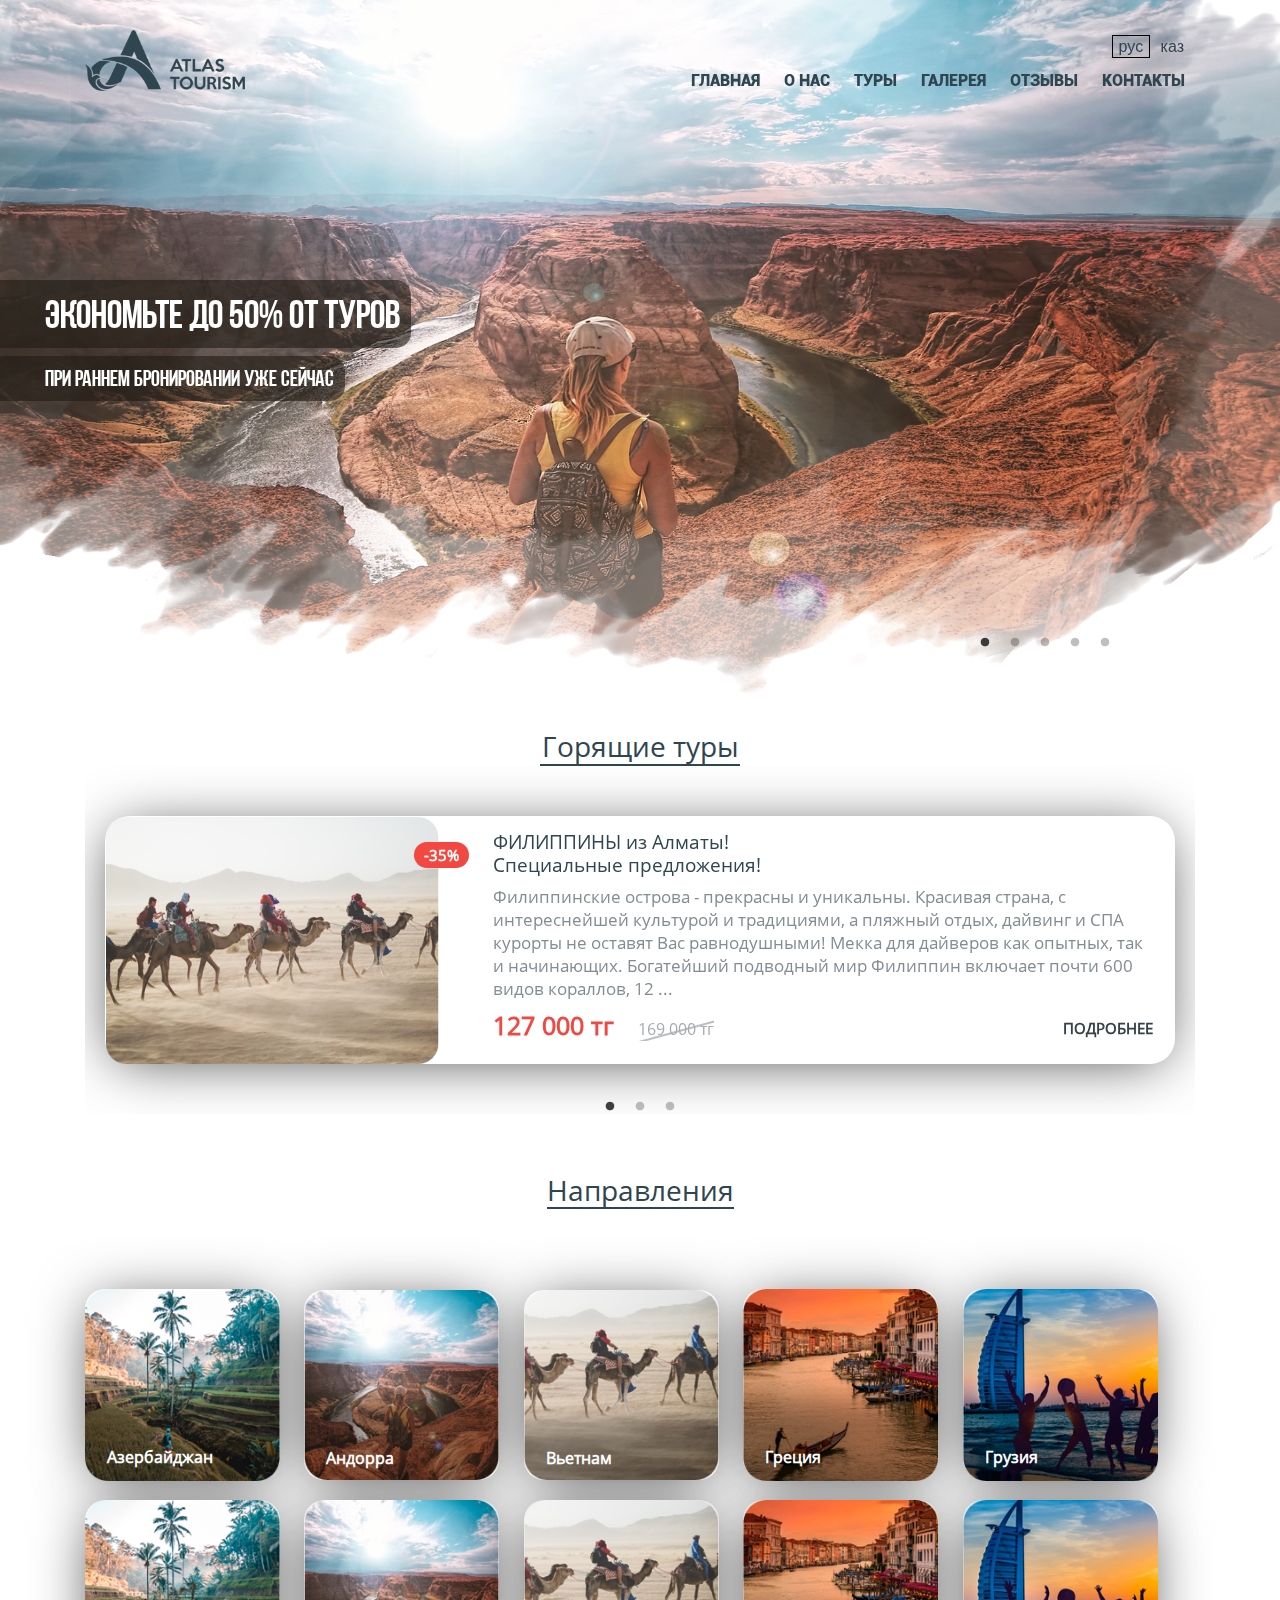
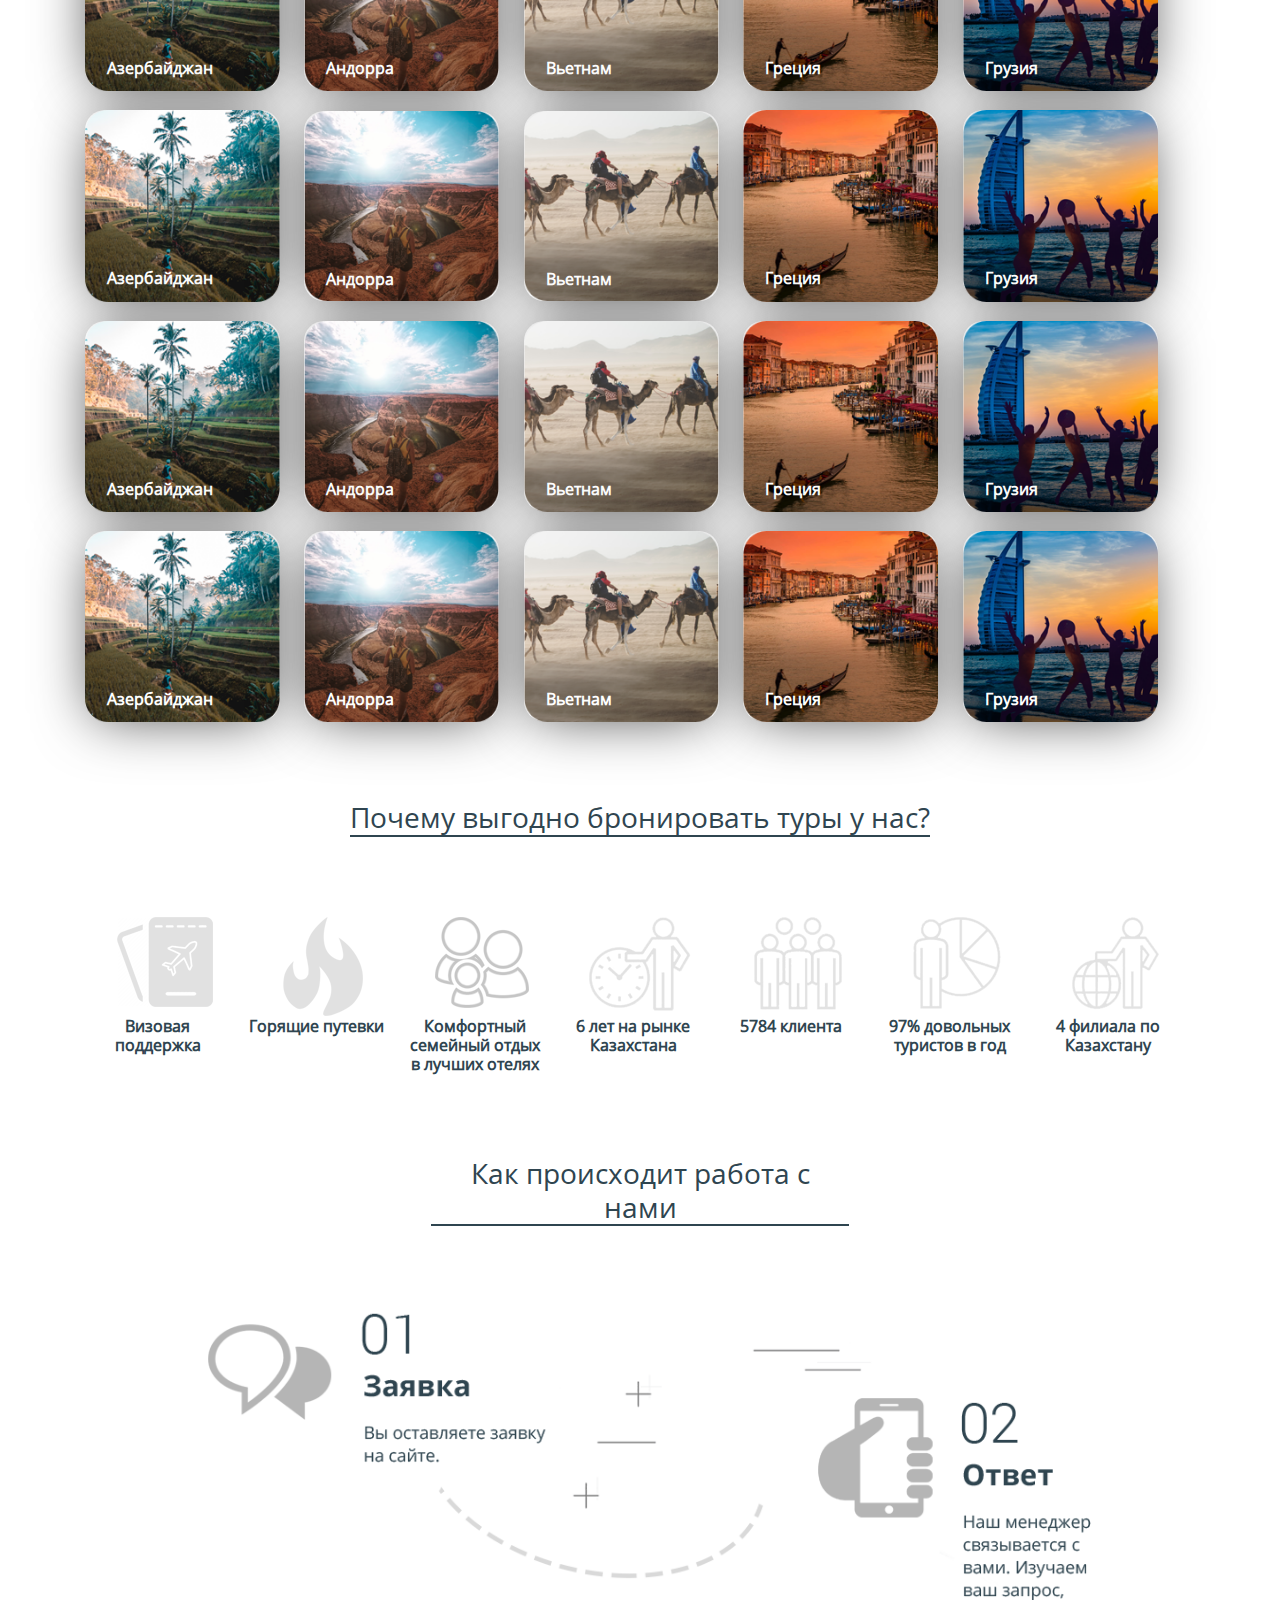
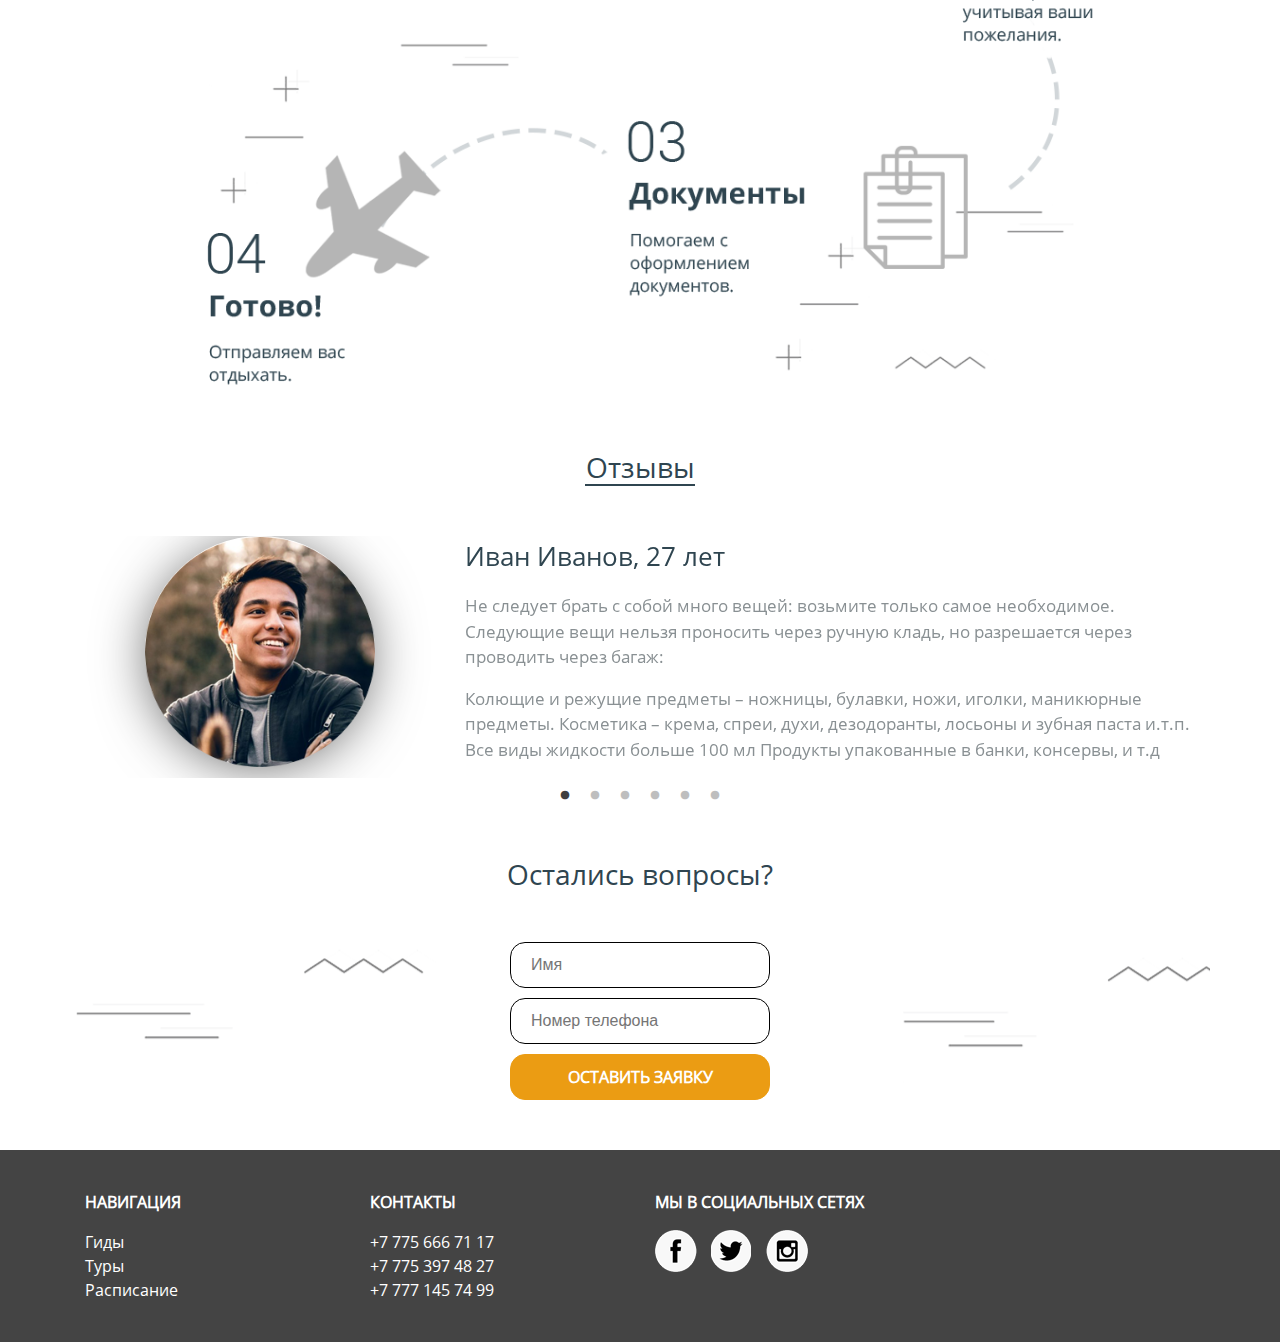
<file: tourism.html>
<!DOCTYPE html>
<html lang="en">
<head>
    <meta charset="UTF-8">
    <meta name="viewport" content="width=device-width, initial-scale=1.0">
    <meta http-equiv="X-UA-Compatible" content="ie=edge">
    <link rel="stylesheet" href="css/bootstrap.min.css">  
    <link rel="stylesheet" href="libs/slick/slick.css">
    <link rel="stylesheet" href="libs/slick/slick-theme.css">
    <link rel="stylesheet" href="css/main.css">
    <title>Umra page</title>
</head>
<body>
<div class="wrapper">
    <div class="menu">
        <div class="container">
            <div class="row">
                <div class="col-lg-2 col-md-3 col-sm-3 col-xs-12">
                    <div class="menu_logo">
                        <a href="#"><img src="img/tourism_logo.png" alt=""></a>
                    </div>
                </div>
                <div class="col-lg-10 col-md-9 col-sm-9  col-xs-12">
                    <div class="row menu_right_column">
                        <div class="col-lg-12">
                            <div class="menu_lang">
                                <a href="#" class="active">рус</a>
                                <a href="#">каз</a>
                            </div>
                        </div>
                        <div class="col-lg-12">
                            <ul class="menu_items">
                                <li><a href="">Главная</a></li>
                                <li><a href="">О нас</a></li>
                                <li><a href="">Туры</a></li>
                                <li><a href="">Галерея</a></li>
                                <li><a href="">Отзывы</a></li>
                                <li><a href="">Контакты</a></li>
                            </ul>
                        </div>
                    </div>
                </div>
            </div>
        </div>
    </div>
    <div class="carousels">
        <div class="item">
            <img src="img/tourism.png" alt="Умра">
            <div class="tourism_carousel_title">
                <h1>ЭКОНОМЬТЕ ДО 50% от туров</h1>
                <p class="tourism_carousel_text">при раннем бронировании уже сейчас</p>
            </div>
        </div>
        <div class="item">
            <img src="img/tourism.png" alt="Умра">
            <div class="tourism_carousel_title">
                <h1>ЭКОНОМЬТЕ ДО 50% от туров</h1>
                <p class="tourism_carousel_text">при раннем бронировании уже сейчас</p>
            </div>
        </div>
        <div class="item">
            <img src="img/tourism.png" alt="Умра">
            <div class="tourism_carousel_title">
                <h1>ЭКОНОМЬТЕ ДО 50% от туров</h1>
                <p class="tourism_carousel_text">при раннем бронировании уже сейчас</p>
            </div>
        </div>
        <div class="item">
            <img src="img/tourism.png" alt="Умра">
            <div class="tourism_carousel_title">
                <h1>ЭКОНОМЬТЕ ДО 50% от туров</h1>
                <p class="tourism_carousel_text">при раннем бронировании уже сейчас</p>
            </div>
        </div>
        <div class="item">
            <img src="img/tourism.png" alt="Умра">
            <div class="tourism_carousel_title">
                <h1>ЭКОНОМЬТЕ ДО 50% от туров</h1>
                <p class="tourism_carousel_text">при раннем бронировании уже сейчас</p>
            </div>
        </div>
    </div>
</div>
<div class="tours">
    <div class="container">
        <h1>Горящие туры</h1>
        <div class="tours_items">
            <div class="tours_item">
                <div class="row">
                    <div class="col-lg-4 col-md-12 col-sm-12 col-xs-12">
                        <div class="tours_item_img">
                            <img src="img/tours_item.png" alt="">
                            <span>-35%</span>
                        </div>
                    </div>
                    <div class="col-lg-8 col-md-12 col-sm-12 col-xs-12">
                        <div class="tours_item_text">
                            <p class="tours_item_title">ФИЛИППИНЫ из Алматы! <br> Специальные предложения!</p>
                            <p class="tours_item_text_all">Филиппинские острова - прекрасны и уникальны. Красивая страна, с интереснейшей культурой и традициями, а пляжный отдых, дайвинг и СПА курорты не оставят Вас равнодушными!
                                    Мекка для дайверов как опытных, так и начинающих. Богатейший подводный мир Филиппин включает почти 600 видов кораллов, 12 ...</p>
                            <p class="carrent_price">127 000 тг</p>
                            <p class="old_price">169 000 тг</p>
                            <a href="#" class="tours_item_next">ПОДРОБНЕЕ</a>
                        </div>
                    </div>
                </div>
            </div>  
            <div class="tours_item">
                <div class="row">
                    <div class="col-lg-4 col-md-12 col-sm-12 col-xs-12">
                        <div class="tours_item_img">
                            <img src="img/tours_item.png" alt="">
                            <span>-35%</span>
                        </div>
                    </div>
                    <div class="col-lg-8 col-md-12 col-sm-12 col-xs-12">
                        <div class="tours_item_text">
                            <p class="tours_item_title">ФИЛИППИНЫ из Алматы! <br> Специальные предложения!</p>
                            <p class="tours_item_text_all">Филиппинские острова - прекрасны и уникальны. Красивая страна, с интереснейшей культурой и традициями, а пляжный отдых, дайвинг и СПА курорты не оставят Вас равнодушными!
                                    Мекка для дайверов как опытных, так и начинающих. Богатейший подводный мир Филиппин включает почти 600 видов кораллов, 12 ...</p>
                            <p class="carrent_price">127 000 тг</p>
                            <p class="old_price">169 000 тг</p>
                            <a href="#" class="tours_item_next">ПОДРОБНЕЕ</a>
                        </div>
                    </div>
                </div>
            </div>  
            <div class="tours_item">
                <div class="row">
                    <div class="col-lg-4 col-md-12 col-sm-12 col-xs-12">
                        <div class="tours_item_img">
                            <img src="img/tours_item.png" alt="">
                            <span>-35%</span>
                        </div>
                    </div>
                    <div class="col-lg-8 col-md-12 col-sm-12 col-xs-12">
                        <div class="tours_item_text">
                            <p class="tours_item_title">ФИЛИППИНЫ из Алматы! <br> Специальные предложения!</p>
                            <p class="tours_item_text_all">Филиппинские острова - прекрасны и уникальны. Красивая страна, с интереснейшей культурой и традициями, а пляжный отдых, дайвинг и СПА курорты не оставят Вас равнодушными!
                                    Мекка для дайверов как опытных, так и начинающих. Богатейший подводный мир Филиппин включает почти 600 видов кораллов, 12 ...</p>
                            <p class="carrent_price">127 000 тг</p>
                            <p class="old_price">169 000 тг</p>
                            <a href="#" class="tours_item_next">ПОДРОБНЕЕ</a>
                        </div>
                    </div>
                </div>
            </div>  
        </div>
    </div>
</div>
<div class="directions">
    <div class="container">
        <h1>Направления</h1>
        <div class="directions_items">
            <div class="directions_item">
                <img src="img/directions_1.png" alt="">
                <a href="#">Азербайджан</a>
            </div>
            <div class="directions_item">
                <img src="img/directions_2.png" alt="">
                <a href="#">Андорра</a>
            </div>
            <div class="directions_item">
                <img src="img/directions_3.png" alt="">
                <a href="#">Вьетнам</a>
            </div>
            <div class="directions_item">
                <img src="img/directions_4.png" alt="">
                <a href="#">Греция</a>
            </div>
            <div class="directions_item">
                <img src="img/directions_5.png" alt="">
                <a href="#">Грузия</a>
            </div>
            <div class="directions_item">
                <img src="img/directions_1.png" alt="">
                <a href="#">Азербайджан</a>
            </div>
            <div class="directions_item">
                <img src="img/directions_2.png" alt="">
                <a href="#">Андорра</a>
            </div>
            <div class="directions_item">
                <img src="img/directions_3.png" alt="">
                <a href="#">Вьетнам</a>
            </div>
            <div class="directions_item">
                <img src="img/directions_4.png" alt="">
                <a href="#">Греция</a>
            </div>
            <div class="directions_item">
                <img src="img/directions_5.png" alt="">
                <a href="#">Грузия</a>
            </div>
            <div class="directions_item">
                <img src="img/directions_1.png" alt="">
                <a href="#">Азербайджан</a>
            </div>
            <div class="directions_item">
                <img src="img/directions_2.png" alt="">
                <a href="#">Андорра</a>
            </div>
            <div class="directions_item">
                <img src="img/directions_3.png" alt="">
                <a href="#">Вьетнам</a>
            </div>
            <div class="directions_item">
                <img src="img/directions_4.png" alt="">
                <a href="#">Греция</a>
            </div>
            <div class="directions_item">
                <img src="img/directions_5.png" alt="">
                <a href="#">Грузия</a>
            </div>
            <div class="directions_item">
                <img src="img/directions_1.png" alt="">
                <a href="#">Азербайджан</a>
            </div>
            <div class="directions_item">
                <img src="img/directions_2.png" alt="">
                <a href="#">Андорра</a>
            </div>
            <div class="directions_item">
                <img src="img/directions_3.png" alt="">
                <a href="#">Вьетнам</a>
            </div>
            <div class="directions_item">
                <img src="img/directions_4.png" alt="">
                <a href="#">Греция</a>
            </div>
            <div class="directions_item">
                <img src="img/directions_5.png" alt="">
                <a href="#">Грузия</a>
            </div>
            <div class="directions_item">
                <img src="img/directions_1.png" alt="">
                <a href="#">Азербайджан</a>
            </div>
            <div class="directions_item">
                <img src="img/directions_2.png" alt="">
                <a href="#">Андорра</a>
            </div>
            <div class="directions_item">
                <img src="img/directions_3.png" alt="">
                <a href="#">Вьетнам</a>
            </div>
            <div class="directions_item">
                <img src="img/directions_4.png" alt="">
                <a href="#">Греция</a>
            </div>
            <div class="directions_item">
                <img src="img/directions_5.png" alt="">
                <a href="#">Грузия</a>
            </div>
        </div>
    </div>
</div>
<div class="reservation">
    <div class="container">
        <h1>Почему выгодно бронировать туры у нас?</h1>
        <div class="reservation_items">
            <div class="reservation_item">
                <div class="reservation_img">
                    <img src="img/reservation_1.png" alt="">
                </div>
                <p>Визовая поддержка</p>
            </div>
            <div class="reservation_item">
                <div class="reservation_img">
                    <img src="img/reservation_2.png" alt="">
                </div>
                <p>Горящие путевки</p>
            </div>
            <div class="reservation_item">
                <div class="reservation_img">
                    <img src="img/reservation_3.png" alt="">
                </div>
                <p>Комфортный семейный отдых в лучших отелях</p>
            </div>
            <div class="reservation_item">
                <div class="reservation_img">
                    <img src="img/reservation_4.png" alt="">
                </div>
                <p>6 лет на рынке  Казахстана</p>
            </div>
            <div class="reservation_item">
                <div class="reservation_img">
                    <img src="img/reservation_5.png" alt="">
                </div>
                <p>5784 клиента</p>
            </div>
            <div class="reservation_item">
                <div class="reservation_img">
                    <img src="img/reservation_6.png" alt="">
                </div>
                <p>97% довольных туристов в год</p>
            </div>
            <div class="reservation_item">
                <div class="reservation_img">
                    <img src="img/reservation_7.png" alt="">
                </div>
                <p>4 филиала по  Казахстану</p>
            </div>
        </div>
    </div>
</div>
<div class="work">
    <div class="container">
        <h1>Как происходит работа с нами</h1>
        <img src="img/wourismssw.png" alt="">
    </div>
</div>
<div class="reviews">
    <div class="container">
        <h1>Отзывы</h1>
        <div class="reviews_carousel">
            <div class="reviews_item">
                <div class="row">
                    <div class="col-lg-4">
                        <div class="reviews_item_img">
                            <img src="img/menwdw.png" alt="">
                        </div>
                    </div>
                    <div class="col-lg-8">
                        <div class="reviews_item_text">
                            <p class="rit_title">Иван Иванов, 27 лет</p>
                            <span>
                                <p>Не следует брать с собой много вещей: возьмите только самое необходимое. Следующие вещи нельзя проносить через ручную кладь, но разрешается через проводить через багаж:</p>
                                <p>Колющие и режущие предметы – ножницы, булавки, ножи, иголки, маникюрные предметы.
                                        Косметика – крема, спреи, духи, дезодоранты, лосьоны и зубная паста и.т.п.
                                        Все виды жидкости больше 100 мл
                                        Продукты упакованные в банки, консервы, и т.д</p>
                            </span>
                        </div>
                    </div>
                </div>
            </div>
            <div class="reviews_item">
                <div class="row">
                    <div class="col-lg-4">
                        <div class="reviews_item_img">
                            <img src="img/menwdw.png" alt="">
                        </div>
                    </div>
                    <div class="col-lg-8">
                        <div class="reviews_item_text">
                            <p class="rit_title">Иван Иванов, 27 лет</p>
                            <span>
                                <p>Не следует брать с собой много вещей: возьмите только самое необходимое. Следующие вещи нельзя проносить через ручную кладь, но разрешается через проводить через багаж:</p>
                                <p>Колющие и режущие предметы – ножницы, булавки, ножи, иголки, маникюрные предметы.
                                        Косметика – крема, спреи, духи, дезодоранты, лосьоны и зубная паста и.т.п.
                                        Все виды жидкости больше 100 мл
                                        Продукты упакованные в банки, консервы, и т.д</p>
                            </span>
                        </div>
                    </div>
                </div>
            </div>
            <div class="reviews_item">
                <div class="row">
                    <div class="col-lg-4">
                        <div class="reviews_item_img">
                            <img src="img/menwdw.png" alt="">
                        </div>
                    </div>
                    <div class="col-lg-8">
                        <div class="reviews_item_text">
                            <p class="rit_title">Иван Иванов, 27 лет</p>
                            <span>
                                <p>Не следует брать с собой много вещей: возьмите только самое необходимое. Следующие вещи нельзя проносить через ручную кладь, но разрешается через проводить через багаж:</p>
                                <p>Колющие и режущие предметы – ножницы, булавки, ножи, иголки, маникюрные предметы.
                                        Косметика – крема, спреи, духи, дезодоранты, лосьоны и зубная паста и.т.п.
                                        Все виды жидкости больше 100 мл
                                        Продукты упакованные в банки, консервы, и т.д</p>
                            </span>
                        </div>
                    </div>
                </div>
            </div>
            <div class="reviews_item">
                <div class="row">
                    <div class="col-lg-4">
                        <div class="reviews_item_img">
                            <img src="img/menwdw.png" alt="">
                        </div>
                    </div>
                    <div class="col-lg-8">
                        <div class="reviews_item_text">
                            <p class="rit_title">Иван Иванов, 27 лет</p>
                            <span>
                                <p>Не следует брать с собой много вещей: возьмите только самое необходимое. Следующие вещи нельзя проносить через ручную кладь, но разрешается через проводить через багаж:</p>
                                <p>Колющие и режущие предметы – ножницы, булавки, ножи, иголки, маникюрные предметы.
                                        Косметика – крема, спреи, духи, дезодоранты, лосьоны и зубная паста и.т.п.
                                        Все виды жидкости больше 100 мл
                                        Продукты упакованные в банки, консервы, и т.д</p>
                            </span>
                        </div>
                    </div>
                </div>
            </div>
            <div class="reviews_item">
                <div class="row">
                    <div class="col-lg-4">
                        <div class="reviews_item_img">
                            <img src="img/menwdw.png" alt="">
                        </div>
                    </div>
                    <div class="col-lg-8">
                        <div class="reviews_item_text">
                            <p class="rit_title">Иван Иванов, 27 лет</p>
                            <span>
                                <p>Не следует брать с собой много вещей: возьмите только самое необходимое. Следующие вещи нельзя проносить через ручную кладь, но разрешается через проводить через багаж:</p>
                                <p>Колющие и режущие предметы – ножницы, булавки, ножи, иголки, маникюрные предметы.
                                        Косметика – крема, спреи, духи, дезодоранты, лосьоны и зубная паста и.т.п.
                                        Все виды жидкости больше 100 мл
                                        Продукты упакованные в банки, консервы, и т.д</p>
                            </span>
                        </div>
                    </div>
                </div>
            </div>
            <div class="reviews_item">
                <div class="row">
                    <div class="col-lg-4">
                        <div class="reviews_item_img">
                            <img src="img/menwdw.png" alt="">
                        </div>
                    </div>
                    <div class="col-lg-8">
                        <div class="reviews_item_text">
                            <p class="rit_title">Иван Иванов, 27 лет</p>
                            <span>
                                <p>Не следует брать с собой много вещей: возьмите только самое необходимое. Следующие вещи нельзя проносить через ручную кладь, но разрешается через проводить через багаж:</p>
                                <p>Колющие и режущие предметы – ножницы, булавки, ножи, иголки, маникюрные предметы.
                                        Косметика – крема, спреи, духи, дезодоранты, лосьоны и зубная паста и.т.п.
                                        Все виды жидкости больше 100 мл
                                        Продукты упакованные в банки, консервы, и т.д</p>
                            </span>
                        </div>
                    </div>
                </div>
            </div>
        </div>
    </div>
</div>
<div class="queries_form">
    <div class="container wrapper_queries">
        <h1>Остались вопросы?</h1>
        <form action="">
            <input type="text" placeholder="Имя">
            <input type="text" placeholder="Номер телефона">
            <button type="button">ОСТАВИТЬ ЗАЯВКУ</button>
        </form>
    </div>
</div>
<footer>
    <div class="container">
        <div class="row">
            <div class="col-lg-3">
                <a class="queries_top" href="#">НАВИГАЦИЯ</a>
                <ul>
                    <li><a href="#">Гиды </a></li>
                    <li><a href="#">Туры </a></li>
                    <li><a href="#">Расписание </a></li>
                </ul>
            </div>
            <div class="col-lg-3">
                <a  class="queries_top" href="#">КОНТАКТЫ</a>
                <ul>
                    <li><a href="#">+7 775 666 71 17 </a></li>
                    <li><a href="#">+7 775 397 48 27 </a></li>
                    <li><a href="#">+7 777 145 74 99 </a></li>
                </ul>
            </div>
            <div class="col-lg-6">
                <p class="queries_top">МЫ В СОЦИАЛЬНЫХ СЕТЯХ</p>
                <a href=""><img src="img/face.png" alt=""></a>
                <a href=""><img src="img/tw.png" alt=""></a>
                <a href=""><img src="img/ins.png" alt=""></a>
            </div>
        </div>
    </div>
</footer>
<div class="map">
    <script type="text/javascript" charset="utf-8" async src="https://api-maps.yandex.ru/services/constructor/1.0/js/?um=constructor%3Ad300cf4e8b13c6eadb57e26c8580b6b3e223e40e9abbb07c66b737ccb8880b4a&amp;width=100%&amp;height=250&amp;lang=ru_RU&amp;scroll=true"></script>
</div>
    <script src="js/jquery-3.2.1.min.js"></script>
    <script src="js/popper.min.js"></script>
    <script src="js/bootstrap.min.js"></script>
    <script src="libs/slick/slick.js"></script>
    <script src="js/main.js"></script>
</body>
</html>
</file>
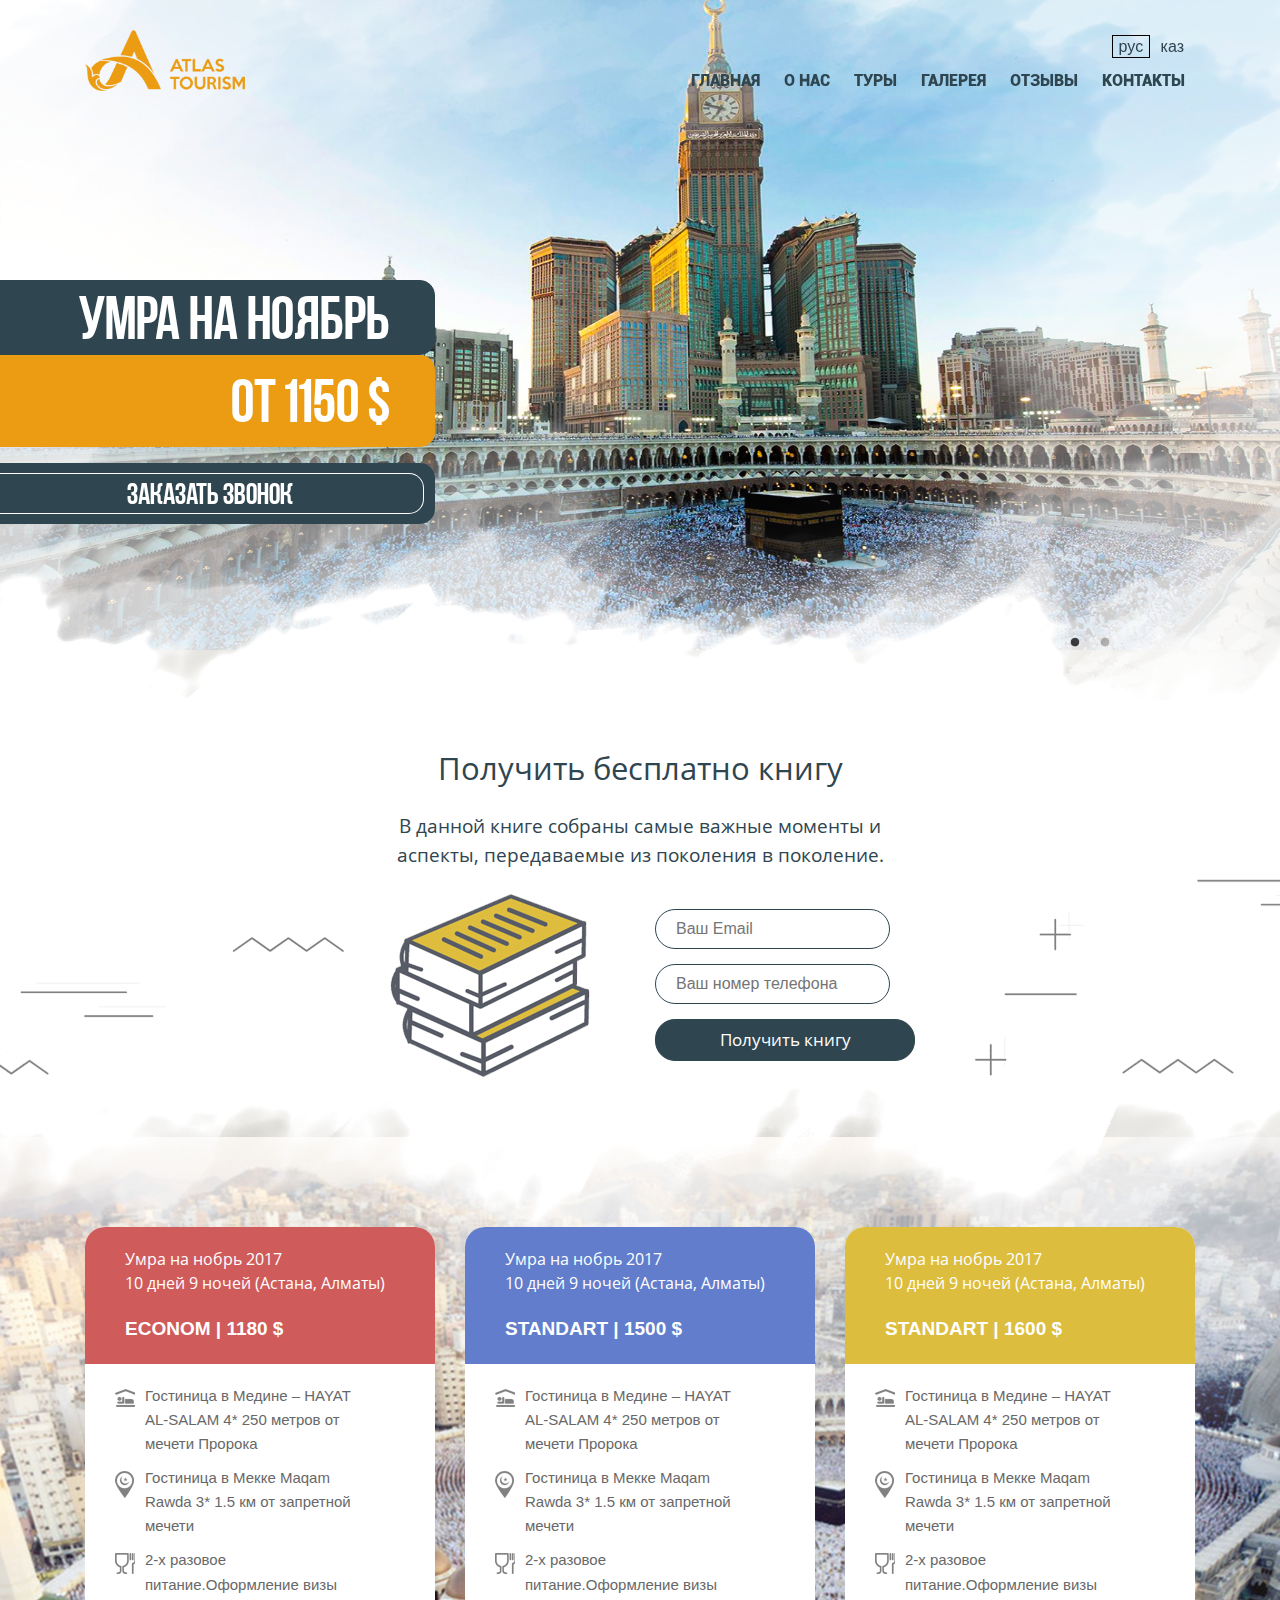
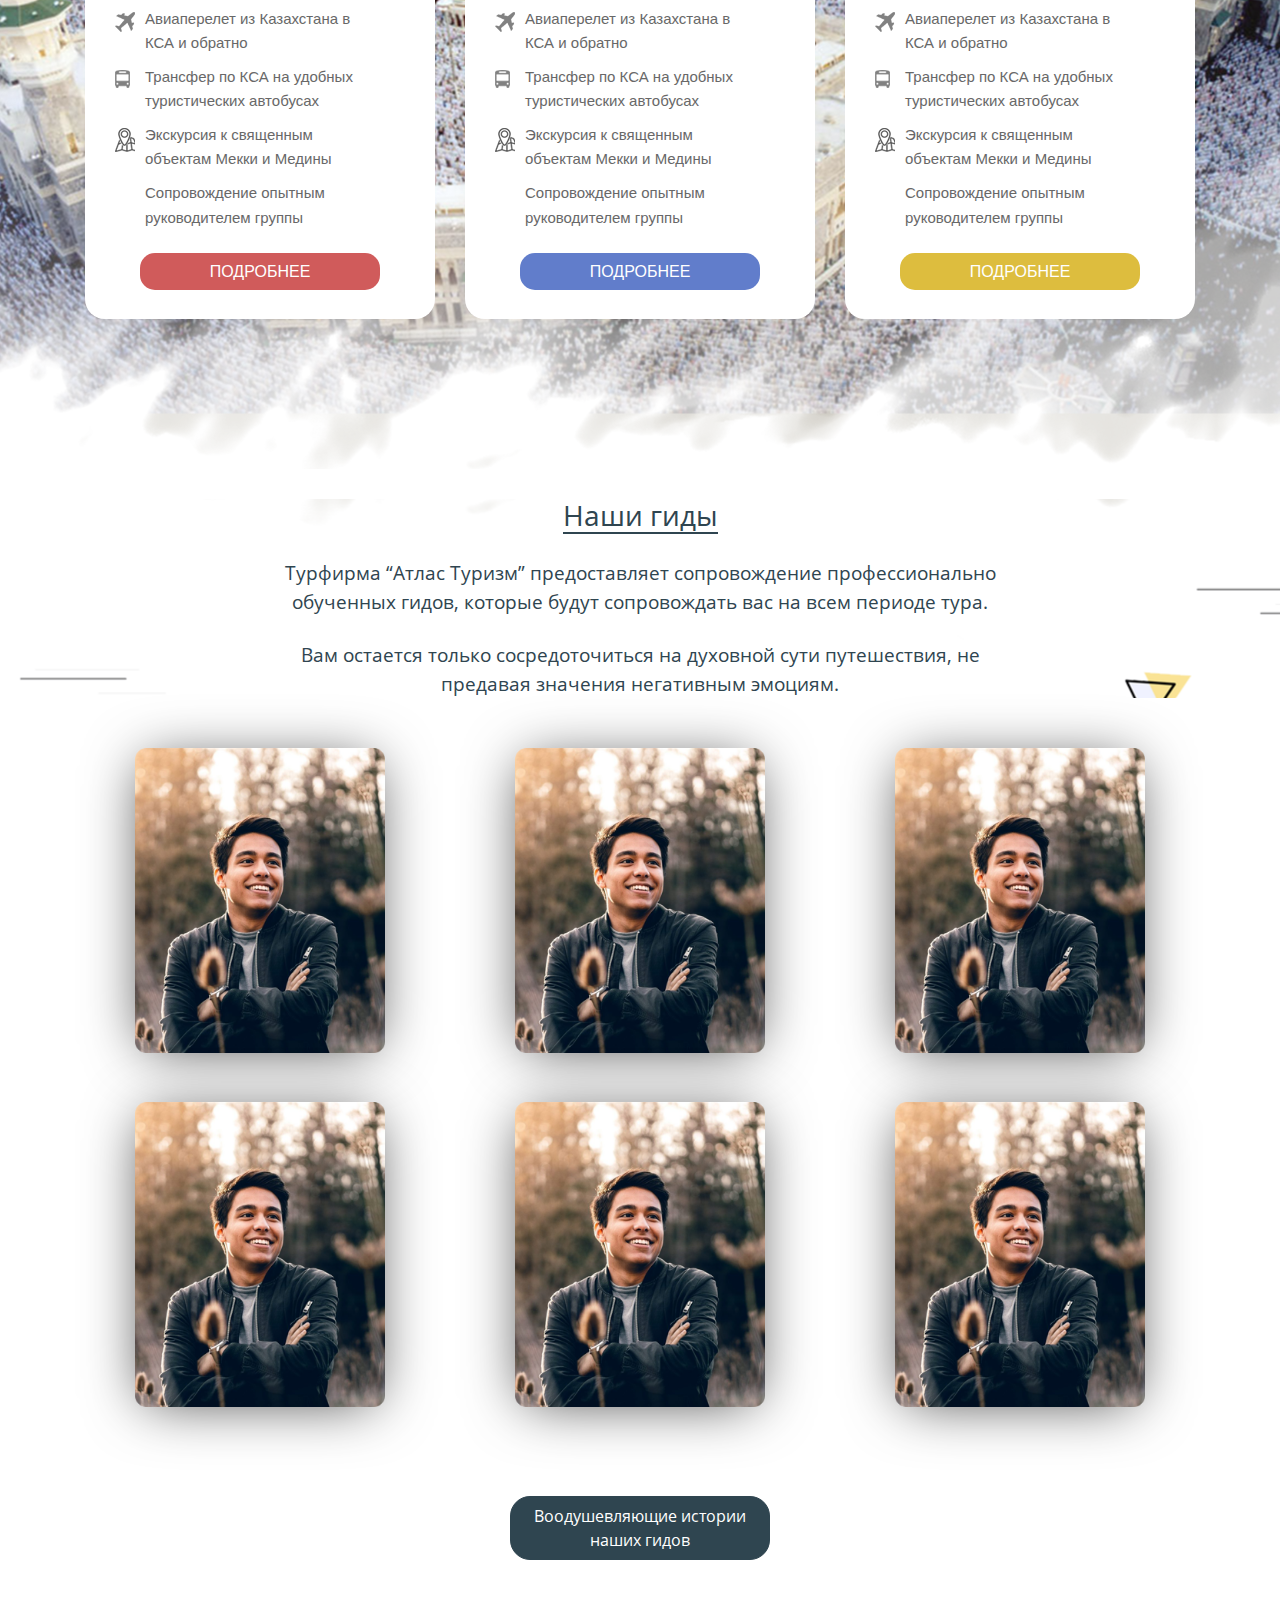
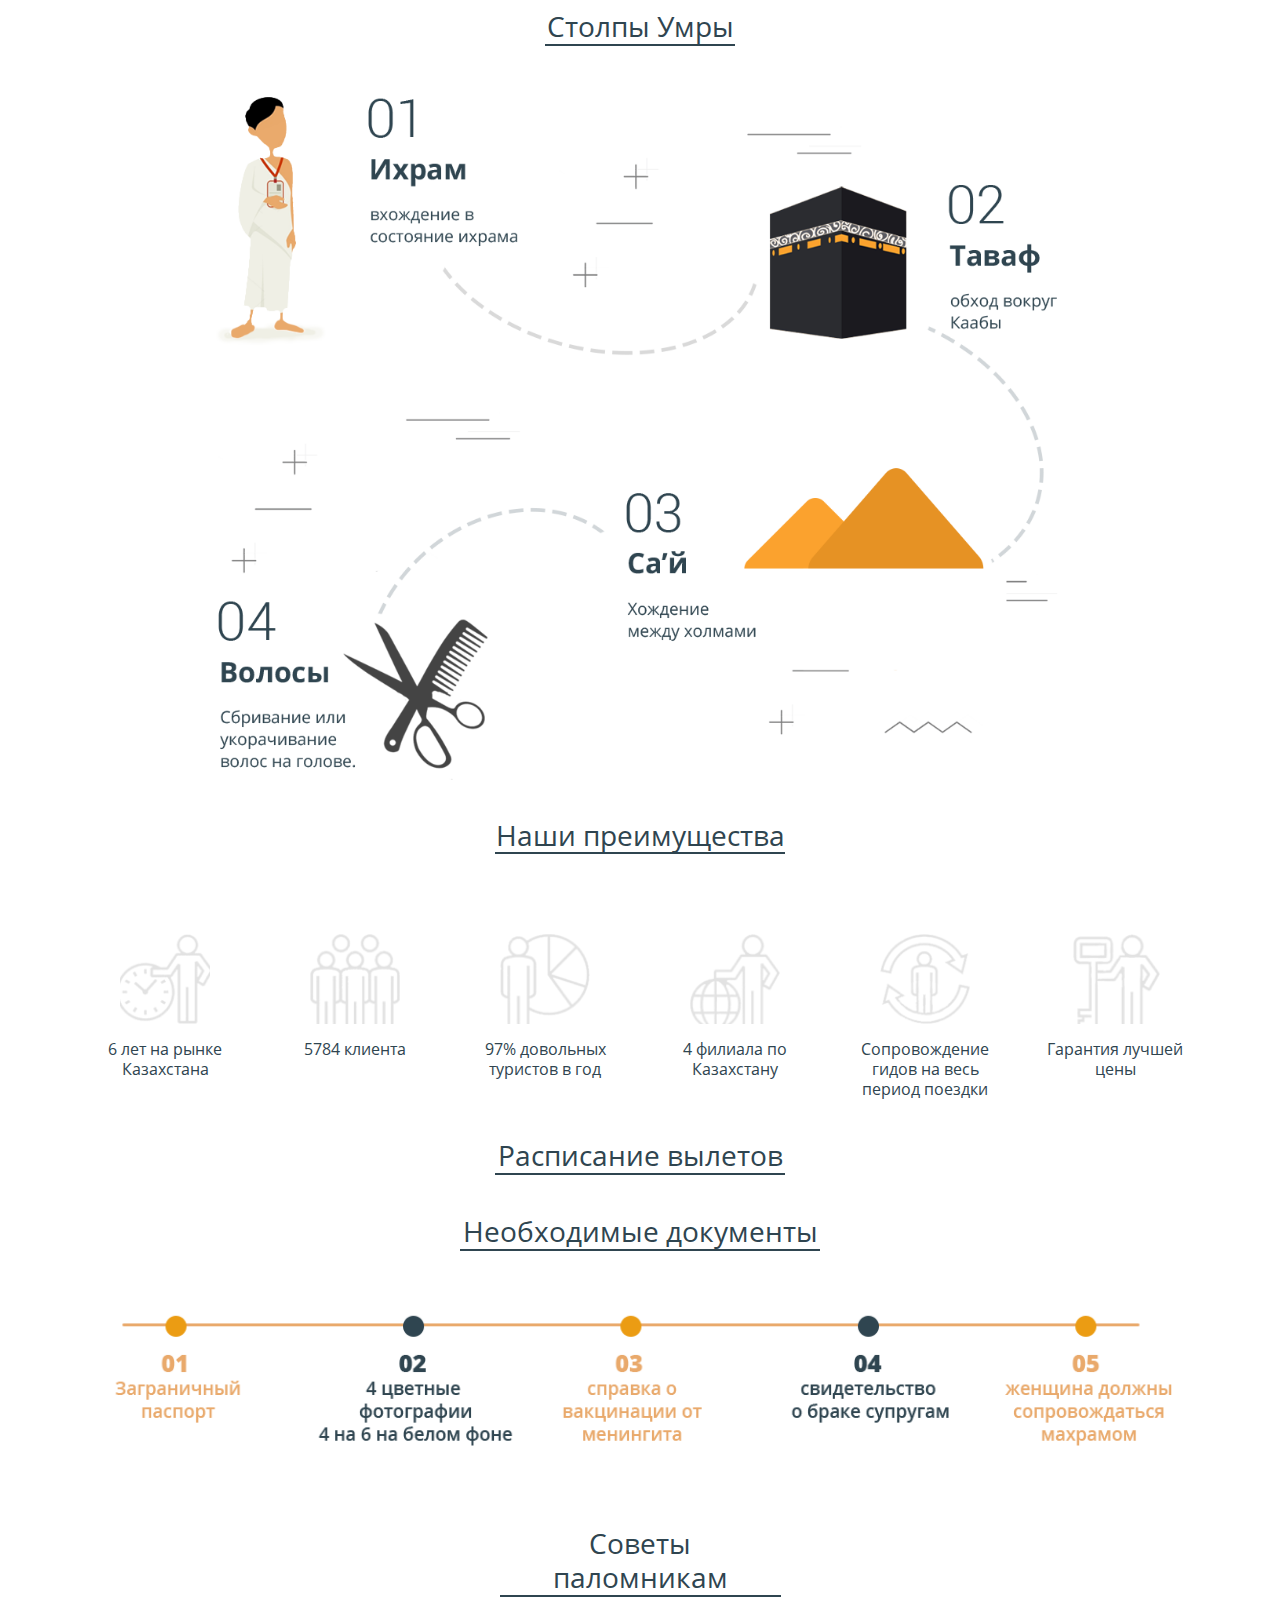
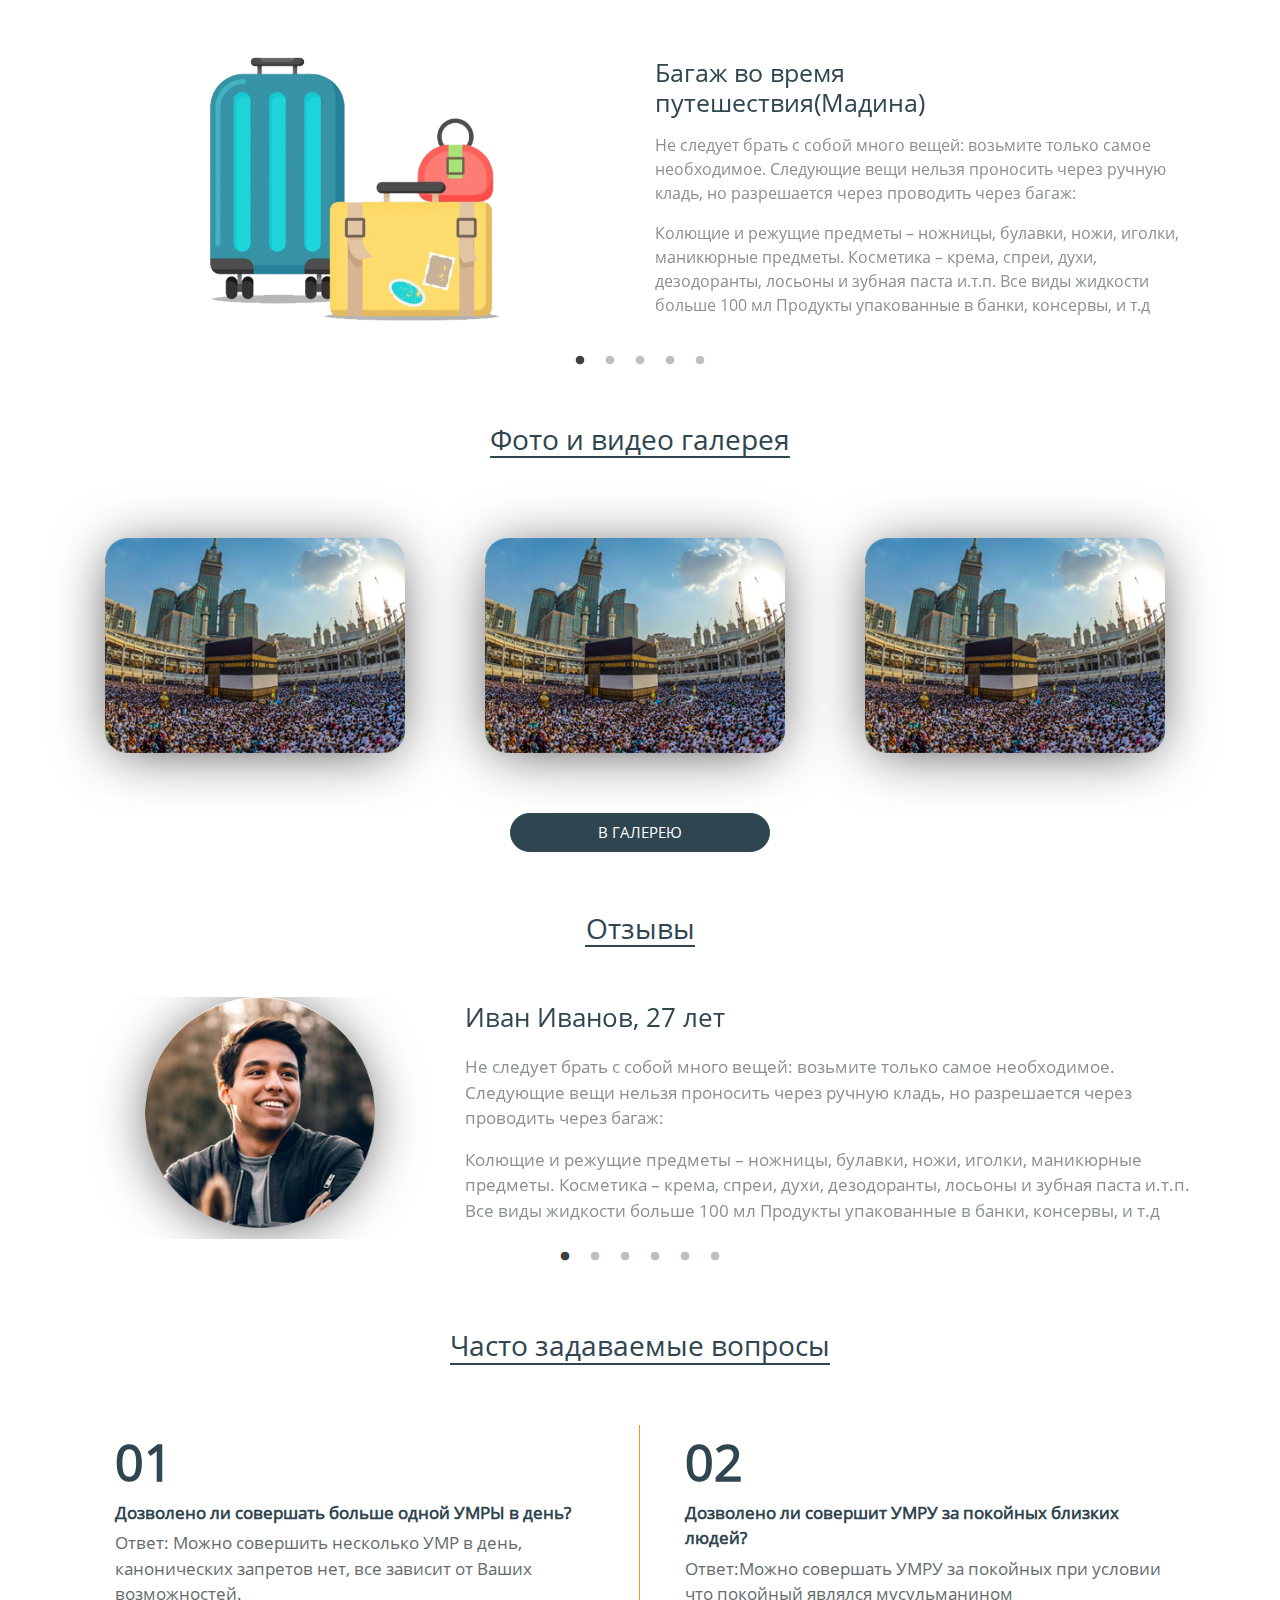
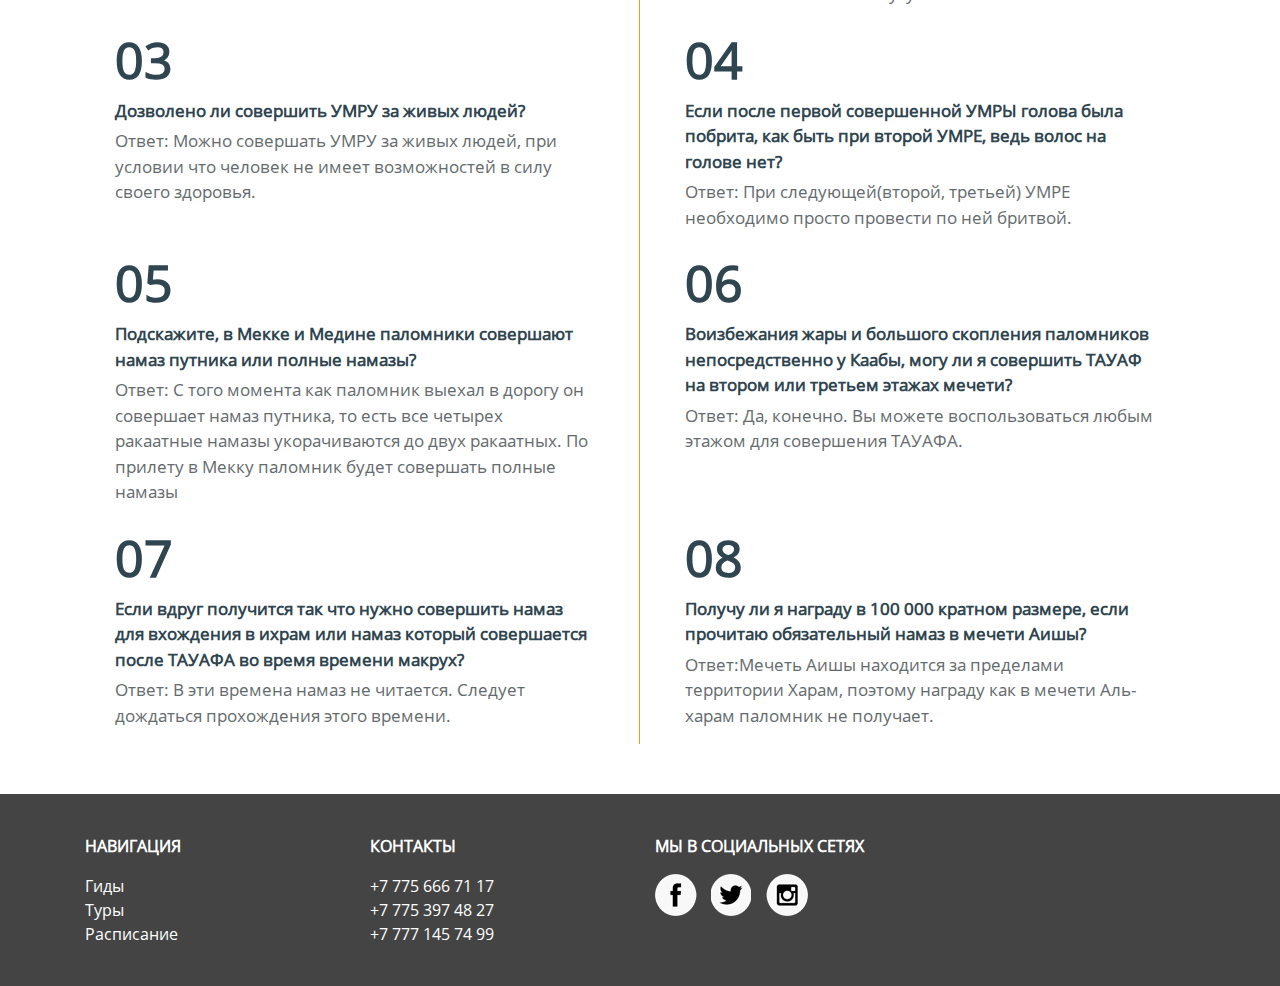
<file: umra.html>
<!DOCTYPE html>
<html lang="en">
<head>
    <meta charset="UTF-8">
    <meta name="viewport" content="width=device-width, initial-scale=1.0">
    <meta http-equiv="X-UA-Compatible" content="ie=edge">
    <link rel="stylesheet" href="css/bootstrap.min.css">  
    <link href="http://vjs.zencdn.net/6.4.0/video-js.css" rel="stylesheet">
    <link rel="stylesheet" href="libs/slick/slick.css">
    <link rel="stylesheet" href="libs/slick/slick-theme.css">
    <link rel="stylesheet" href="css/main.css">
    <title>Umra page</title>
</head>
<body>
<div class="wrapper">
    <div class="menu">
        <div class="container">
            <div class="row">
                <div class="col-lg-2 col-md-3 col-sm-3 col-xs-12">
                    <div class="menu_logo">
                        <a href="#"><img src="img/logo.png" alt=""></a>
                    </div>
                </div>
                <div class="col-lg-10 col-md-9 col-sm-9  col-xs-12">
                    <div class="row menu_right_column">
                        <div class="col-lg-12">
                            <div class="menu_lang">
                                <a href="#" class="active">рус</a>
                                <a href="#">каз</a>
                            </div>
                        </div>
                        <div class="col-lg-12">
                            <ul class="menu_items">
                                <li><a href="">Главная</a></li>
                                <li><a href="">О нас</a></li>
                                <li><a href="">Туры</a></li>
                                <li><a href="">Галерея</a></li>
                                <li><a href="">Отзывы</a></li>
                                <li><a href="">Контакты</a></li>
                            </ul>
                        </div>
                    </div>
                </div>
            </div>
        </div>
    </div>
    <div class="carousels">
        <div class="item">
            <img src="img/umra_slider.png" alt="Умра">
            <div class="carousel_text">
                <h1>умра на ноябрь</h1>
                <p class="modal_show_text">от 1150 $</p>
                <p class="modal_show">
                    <a href="#">ЗАКАЗАТЬ ЗВОНОК</a>
                </p>
            </div>
        </div>
        <div class="item">
            <img src="img/umra_slider.png" alt="Умра"> 
                <div class="carousel_text">
                    <h1>умра на ноябрь</h1>
                    <p class="modal_show_text">от 1150 $</p>
                    <p class="modal_show">
                        <a href="#">ЗАКАЗАТЬ ЗВОНОК</a>
                    </p>
                </div>
        </div>
    </div>
</div>
<div class="book_form">
    <div class="container">
        <div class="form">
            <h1>Получить бесплатно книгу</h1>
            <p>В данной книге собраны самые важные моменты и аспекты, передаваемые из поколения в поколение.</p>
            <div class="row">
                <div class="col-lg-6">
                    <img src="img/books-boo.png" alt="">
                </div>
                <div class="col-lg-6">
                    <form action="#">
                        <input type="text" placeholder="Ваш Email">
                        <input type="text" placeholder="Ваш номер телефона">
                        <button>Получить книгу</button>
                    </form>
                </div>
            </div>
        </div>
    </div>
</div>
<div class="price">
    <div class="container">
        <div class="row">
            <div class="col-lg-4 col-md-6 col-sm-12 col-xs-12">
                <div class="price_item">
                    <div class="price_item_head">
                        <ul>
                            <li>Умра на нобрь 2017 </li>
                            <li>10 дней 9 ночей (Астана, Алматы)</li>
                        </ul>
                        <p>ECONOM | <span>1180 $</span></p>
                    </div>
                    <div class="price_item_body">
                        <ul>
                            <li class="item-1">Гостиница в Медине – HAYAT
                                    AL-SALAM 4* 250 метров от мечети Пророка</li>
                            <li class="item-2">Гостиница в Мекке Maqam Rawda 3* 1.5 км от запретной мечети</li>
                            <li class="item-3">2-х разовое питание.Оформление визы</li>
                            <li class="item-4">Авиаперелет из Казахстана в КСА и обратно</li>
                            <li class="item-5">Трансфер по КСА на удобных туристических автобусах</li>
                            <li class="item-6">Экскурсия к священным объектам Мекки и Медины</li>
                            <li class="item-7">Сопровождение опытным руководителем группы</li>
                        </ul>
                    </div>
                    <div class="price_item_footer">
                        <a href="#">подробнее</a>
                    </div>
                </div>
            </div>
            <div class="col-lg-4 col-md-6 col-sm-12 col-xs-12">
                    <div class="price_item">
                        <div class="price_item_head head_2">
                            <ul>
                                <li>Умра на нобрь 2017 </li>
                                <li>10 дней 9 ночей (Астана, Алматы)</li>
                            </ul>
                            <p>STANDART | <span>1500 $</span></p>
                        </div>
                        <div class="price_item_body">
                            <ul>
                                <li class="item-1">Гостиница в Медине – HAYAT
                                        AL-SALAM 4* 250 метров от мечети Пророка</li>
                                <li class="item-2">Гостиница в Мекке Maqam Rawda 3* 1.5 км от запретной мечети</li>
                                <li class="item-3">2-х разовое питание.Оформление визы</li>
                                <li class="item-4">Авиаперелет из Казахстана в КСА и обратно</li>
                                <li class="item-5">Трансфер по КСА на удобных туристических автобусах</li>
                                <li class="item-6">Экскурсия к священным объектам Мекки и Медины</li>
                                <li class="item-7">Сопровождение опытным руководителем группы</li>
                            </ul>
                        </div>
                        <div class="price_item_footer">
                            <a href="#" class="head_2">подробнее</a>
                        </div>
                    </div>
                </div>
            <div class="col-lg-4 col-md-6 col-sm-12 col-xs-12">
                <div class="price_item">
                        <div class="price_item_head head_3">
                            <ul>
                                <li>Умра на нобрь 2017 </li>
                                <li>10 дней 9 ночей (Астана, Алматы)</li>
                            </ul>
                            <p>STANDART | <span>1600 $</span></p>
                        </div>
                        <div class="price_item_body">
                            <ul>
                                <li class="item-1">Гостиница в Медине – HAYAT
                                        AL-SALAM 4* 250 метров от мечети Пророка</li>
                                <li class="item-2">Гостиница в Мекке Maqam Rawda 3* 1.5 км от запретной мечети</li>
                                <li class="item-3">2-х разовое питание.Оформление визы</li>
                                <li class="item-4">Авиаперелет из Казахстана в КСА и обратно</li>
                                <li class="item-5">Трансфер по КСА на удобных туристических автобусах</li>
                                <li class="item-6">Экскурсия к священным объектам Мекки и Медины</li>
                                <li class="item-7">Сопровождение опытным руководителем группы</li>
                            </ul>
                        </div>
                        <div class="price_item_footer">
                            <a href="#" class="head_3">подробнее</a>
                        </div>
                    </div>
            </div>
        </div>
    </div>
</div>
<div class="guide">
    <div class="container content_container">
        <h1>Наши гиды</h1>
        <p>Турфирма “Атлас Туризм” предоставляет сопровождение профессионально обученных гидов, которые будут сопровождать вас на всем периоде тура.</p> 
        <p>Вам остается только сосредоточиться на духовной сути путешествия, не предавая значения негативным эмоциям.</p>
    </div>
</div>
<div class="guide_items">
    <div class="container">
        <div class="row">
            <div class="col-lg-4 col-md-6 col-sm-6 col-xs-12">
                <div class="item_guide">
                    <img src="img/21122017.png" alt="Наши гиды">
                </div>
            </div>
            <div class="col-lg-4 col-md-6 col-sm-6 col-xs-12">
                <div class="item_guide">
                    <img src="img/21122017.png" alt="Наши гиды">
                </div>
            </div>
            <div class="col-lg-4 col-md-6 col-sm-6 col-xs-12">
                <div class="item_guide">
                    <img src="img/21122017.png" alt="Наши гиды">
                </div>
            </div>
            <div class="col-lg-4 col-md-6 col-sm-6 col-xs-12">
                <div class="item_guide">
                    <img src="img/21122017.png" alt="Наши гиды">
                </div>
            </div>
            <div class="col-lg-4 col-md-6 col-sm-6 col-xs-12">
                <div class="item_guide">
                    <img src="img/21122017.png" alt="Наши гиды">
                </div>
            </div>
            <div class="col-lg-4 col-md-6 col-sm-6 col-xs-12">
                <div class="item_guide">
                    <img src="img/21122017.png" alt="Наши гиды">
                </div>
            </div>
            <div class="col-lg-12 cols-button">
                <button type="button">Воодушевляющие истории <br> наших гидов</button>
            </div>
        </div>
    </div>
</div>
<div class="pillars">
    <div class="container content_pillars">
        <h1>Столпы Умры</h1>
        <img src="img/liner.png" alt="">
    </div>
</div>
<div class="advantages">
    <div class="container">
        <h1>Наши преимущества</h1>
        <div class="row">
            <div class="col-lg-2 col-md-3 col-sm-4 col-xs-6">
                <div class="advantages_item">
                    <img src="img/001.png" alt="">
                    <p>6 лет на рынке Казахстана</p>
                </div>
            </div>
            <div class="col-lg-2 col-md-3 col-sm-4 col-xs-6">
                <div class="advantages_item">
                    <img src="img/002.png" alt="">
                    <p>5784 клиента</p>
                </div>
            </div>
            <div class="col-lg-2 col-md-3 col-sm-4 col-xs-6">
                <div class="advantages_item">
                    <img src="img/003.png" alt="">
                    <p>97% довольных туристов в год</p>
                </div>
            </div>
            <div class="col-lg-2 col-md-3 col-sm-4 col-xs-6">
                <div class="advantages_item">
                    <img src="img/004.png" alt="">
                    <p>4 филиала по Казахстану</p>
                </div>
            </div>
            <div class="col-lg-2 col-md-3 col-sm-4 col-xs-6">
                <div class="advantages_item">
                    <img src="img/005.png" alt="">
                    <p>Сопровождение гидов на весь период поездки</p>
                </div>
            </div>
            <div class="col-lg-2 col-md-3 col-sm-4 col-xs-6">
                <div class="advantages_item">
                    <img src="img/006.png" alt="">
                    <p>Гарантия лучшей  цены</p>
                </div>
            </div>
        </div>
    </div>
</div>
<div class="departures">
    <div class="container">
        <h1>Расписание вылетов</h1>
    </div>
</div>
<div class="documents">
    <div class="container">
        <h1>Необходимые документы</h1>
        <img src="img/phones_line.png" alt="">
    </div>
</div>
<div class="pilgrims">
    <div class="container">
        <h1>Советы паломникам</h1>
        <div class="carousel_pilgrims">
            <div class="cp_item">
                <div class="row">
                    <div class="col-lg-6">
                        <div class="cp_img">
                            <img src="img/bag.png" alt="">
                        </div>
                    </div>
                    <div class="col-lg-6">
                        <div class="cp_text">
                            <p class="cp_title">Багаж во время  путешествия(Мадина)</p>
                            <span class="cp_textfield">
                                <p>Не следует брать с собой много вещей: возьмите только самое необходимое. Следующие вещи нельзя проносить через ручную кладь, но разрешается через проводить через багаж:</p> 
                                <p>Колющие и режущие предметы – ножницы, булавки, ножи, иголки, маникюрные предметы.
                                        Косметика – крема, спреи, духи, дезодоранты, лосьоны и зубная паста и.т.п.
                                        Все виды жидкости больше 100 мл
                                        Продукты упакованные в банки, консервы, и т.д</p>
                            </p>
                        </div>
                    </div>
                </div>
            </div>
            <div class="cp_item">
                <div class="row">
                    <div class="col-lg-6">
                        <div class="cp_img">
                            <img src="img/bag.png" alt="">
                        </div>
                    </div>
                    <div class="col-lg-6">
                        <div class="cp_text">
                            <p class="cp_title">Багаж во время  путешествия(Мадина)</p>
                            <span class="cp_textfield">
                                <p>Не следует брать с собой много вещей: возьмите только самое необходимое. Следующие вещи нельзя проносить через ручную кладь, но разрешается через проводить через багаж:</p> 
                                <p>Колющие и режущие предметы – ножницы, булавки, ножи, иголки, маникюрные предметы.
                                        Косметика – крема, спреи, духи, дезодоранты, лосьоны и зубная паста и.т.п.
                                        Все виды жидкости больше 100 мл
                                        Продукты упакованные в банки, консервы, и т.д</p>
                            </p>
                        </div>
                    </div>
                </div>
            </div>
            <div class="cp_item">
                <div class="row">
                    <div class="col-lg-6">
                        <div class="cp_img">
                            <img src="img/bag.png" alt="">
                        </div>
                    </div>
                    <div class="col-lg-6">
                        <div class="cp_text">
                            <p class="cp_title">Багаж во время  путешествия(Мадина)</p>
                            <span class="cp_textfield">
                                <p>Не следует брать с собой много вещей: возьмите только самое необходимое. Следующие вещи нельзя проносить через ручную кладь, но разрешается через проводить через багаж:</p> 
                                <p>Колющие и режущие предметы – ножницы, булавки, ножи, иголки, маникюрные предметы.
                                        Косметика – крема, спреи, духи, дезодоранты, лосьоны и зубная паста и.т.п.
                                        Все виды жидкости больше 100 мл
                                        Продукты упакованные в банки, консервы, и т.д</p>
                            </p>
                        </div>
                    </div>
                </div>
            </div>
            <div class="cp_item">
                <div class="row">
                    <div class="col-lg-6">
                        <div class="cp_img">
                            <img src="img/bag.png" alt="">
                        </div>
                    </div>
                    <div class="col-lg-6">
                        <div class="cp_text">
                            <p class="cp_title">Багаж во время  путешествия(Мадина)</p>
                            <span class="cp_textfield">
                                <p>Не следует брать с собой много вещей: возьмите только самое необходимое. Следующие вещи нельзя проносить через ручную кладь, но разрешается через проводить через багаж:</p> 
                                <p>Колющие и режущие предметы – ножницы, булавки, ножи, иголки, маникюрные предметы.
                                        Косметика – крема, спреи, духи, дезодоранты, лосьоны и зубная паста и.т.п.
                                        Все виды жидкости больше 100 мл
                                        Продукты упакованные в банки, консервы, и т.д</p>
                            </p>
                        </div>
                    </div>
                </div>
            </div>
            <div class="cp_item">
                <div class="row">
                    <div class="col-lg-6">
                        <div class="cp_img">
                            <img src="img/bag.png" alt="">
                        </div>
                    </div>
                    <div class="col-lg-6">
                        <div class="cp_text">
                            <p class="cp_title">Багаж во время  путешествия(Мадина)</p>
                            <span class="cp_textfield">
                                <p>Не следует брать с собой много вещей: возьмите только самое необходимое. Следующие вещи нельзя проносить через ручную кладь, но разрешается через проводить через багаж:</p> 
                                <p>Колющие и режущие предметы – ножницы, булавки, ножи, иголки, маникюрные предметы.
                                        Косметика – крема, спреи, духи, дезодоранты, лосьоны и зубная паста и.т.п.
                                        Все виды жидкости больше 100 мл
                                        Продукты упакованные в банки, консервы, и т.д</p>
                            </p>
                        </div>
                    </div>
                </div>
            </div>
        </div>
    </div>
</div>
<div class="gallery">
    <div class="container">
        <h1>Фото и видео галерея</h1>
        <div class="row">
            <div class="col-lg-4 col-md-4 col-sm-6 col-xs-12">
                <div class="gallery_item">
                    <img src="img/gallery.png" alt="">
                </div>
            </div>
            <div class="col-lg-4 col-md-4 col-sm-6 col-xs-12">
                <div class="gallery_item">
                    <img src="img/gallery.png" alt="">
                </div>
            </div>
            <div class="col-lg-4 col-md-4 col-sm-6 col-xs-12">
                <div class="gallery_item">
                    <img src="img/gallery.png" alt="">
                </div>
            </div>
            <div class="col-lg-12 col-md-12 col-sm-12 col-xs-12 cols-button">
                <button type="button">В ГАЛЕРЕЮ</button>
            </div>
        </div>
    </div>
</div>
<div class="reviews">
    <div class="container">
        <h1>Отзывы</h1>
        <div class="reviews_carousel">
            <div class="reviews_item">
                <div class="row">
                    <div class="col-lg-4">
                        <div class="reviews_item_img">
                            <img src="img/menwdw.png" alt="">
                        </div>
                    </div>
                    <div class="col-lg-8">
                        <div class="reviews_item_text">
                            <p class="rit_title">Иван Иванов, 27 лет</p>
                            <span>
                                <p>Не следует брать с собой много вещей: возьмите только самое необходимое. Следующие вещи нельзя проносить через ручную кладь, но разрешается через проводить через багаж:</p>
                                <p>Колющие и режущие предметы – ножницы, булавки, ножи, иголки, маникюрные предметы.
                                        Косметика – крема, спреи, духи, дезодоранты, лосьоны и зубная паста и.т.п.
                                        Все виды жидкости больше 100 мл
                                        Продукты упакованные в банки, консервы, и т.д</p>
                            </span>
                        </div>
                    </div>
                </div>
            </div>
            <div class="reviews_item">
                <div class="row">
                    <div class="col-lg-4">
                        <div class="reviews_item_img">
                            <img src="img/menwdw.png" alt="">
                        </div>
                    </div>
                    <div class="col-lg-8">
                        <div class="reviews_item_text">
                            <p class="rit_title">Иван Иванов, 27 лет</p>
                            <span>
                                <p>Не следует брать с собой много вещей: возьмите только самое необходимое. Следующие вещи нельзя проносить через ручную кладь, но разрешается через проводить через багаж:</p>
                                <p>Колющие и режущие предметы – ножницы, булавки, ножи, иголки, маникюрные предметы.
                                        Косметика – крема, спреи, духи, дезодоранты, лосьоны и зубная паста и.т.п.
                                        Все виды жидкости больше 100 мл
                                        Продукты упакованные в банки, консервы, и т.д</p>
                            </span>
                        </div>
                    </div>
                </div>
            </div>
            <div class="reviews_item">
                <div class="row">
                    <div class="col-lg-4">
                        <div class="reviews_item_img">
                            <img src="img/menwdw.png" alt="">
                        </div>
                    </div>
                    <div class="col-lg-8">
                        <div class="reviews_item_text">
                            <p class="rit_title">Иван Иванов, 27 лет</p>
                            <span>
                                <p>Не следует брать с собой много вещей: возьмите только самое необходимое. Следующие вещи нельзя проносить через ручную кладь, но разрешается через проводить через багаж:</p>
                                <p>Колющие и режущие предметы – ножницы, булавки, ножи, иголки, маникюрные предметы.
                                        Косметика – крема, спреи, духи, дезодоранты, лосьоны и зубная паста и.т.п.
                                        Все виды жидкости больше 100 мл
                                        Продукты упакованные в банки, консервы, и т.д</p>
                            </span>
                        </div>
                    </div>
                </div>
            </div>
            <div class="reviews_item">
                <div class="row">
                    <div class="col-lg-4">
                        <div class="reviews_item_img">
                            <img src="img/menwdw.png" alt="">
                        </div>
                    </div>
                    <div class="col-lg-8">
                        <div class="reviews_item_text">
                            <p class="rit_title">Иван Иванов, 27 лет</p>
                            <span>
                                <p>Не следует брать с собой много вещей: возьмите только самое необходимое. Следующие вещи нельзя проносить через ручную кладь, но разрешается через проводить через багаж:</p>
                                <p>Колющие и режущие предметы – ножницы, булавки, ножи, иголки, маникюрные предметы.
                                        Косметика – крема, спреи, духи, дезодоранты, лосьоны и зубная паста и.т.п.
                                        Все виды жидкости больше 100 мл
                                        Продукты упакованные в банки, консервы, и т.д</p>
                            </span>
                        </div>
                    </div>
                </div>
            </div>
            <div class="reviews_item">
                <div class="row">
                    <div class="col-lg-4">
                        <div class="reviews_item_img">
                            <img src="img/menwdw.png" alt="">
                        </div>
                    </div>
                    <div class="col-lg-8">
                        <div class="reviews_item_text">
                            <p class="rit_title">Иван Иванов, 27 лет</p>
                            <span>
                                <p>Не следует брать с собой много вещей: возьмите только самое необходимое. Следующие вещи нельзя проносить через ручную кладь, но разрешается через проводить через багаж:</p>
                                <p>Колющие и режущие предметы – ножницы, булавки, ножи, иголки, маникюрные предметы.
                                        Косметика – крема, спреи, духи, дезодоранты, лосьоны и зубная паста и.т.п.
                                        Все виды жидкости больше 100 мл
                                        Продукты упакованные в банки, консервы, и т.д</p>
                            </span>
                        </div>
                    </div>
                </div>
            </div>
            <div class="reviews_item">
                <div class="row">
                    <div class="col-lg-4">
                        <div class="reviews_item_img">
                            <img src="img/menwdw.png" alt="">
                        </div>
                    </div>
                    <div class="col-lg-8">
                        <div class="reviews_item_text">
                            <p class="rit_title">Иван Иванов, 27 лет</p>
                            <span>
                                <p>Не следует брать с собой много вещей: возьмите только самое необходимое. Следующие вещи нельзя проносить через ручную кладь, но разрешается через проводить через багаж:</p>
                                <p>Колющие и режущие предметы – ножницы, булавки, ножи, иголки, маникюрные предметы.
                                        Косметика – крема, спреи, духи, дезодоранты, лосьоны и зубная паста и.т.п.
                                        Все виды жидкости больше 100 мл
                                        Продукты упакованные в банки, консервы, и т.д</p>
                            </span>
                        </div>
                    </div>
                </div>
            </div>
        </div>
    </div>
</div>
<div class="queries">
    <div class="container">
        <h1>Часто задаваемые вопросы</h1>
        <div class="row">
            <div class="col-lg-6 col-md-6 col-sm-12 col-xs-12 bordered">
                <div class="query_item">
                    <p class="query_number">01</p>
                    <p class="query">Дозволено ли совершать больше одной УМРЫ в день?</p>
                    <p class="answer">Ответ: Можно совершить несколько УМР в день, канонических запретов нет, все
                            зависит от Ваших возможностей.</p>
                </div>
            </div>
            <div class="col-lg-6 col-md-6 col-sm-12 col-xs-12">
                <div class="query_item">
                    <p class="query_number">02</p>
                    <p class="query">Дозволено ли совершит УМРУ за покойных близких людей?</p>
                    <p class="answer">Ответ:Можно совершать УМРУ за покойных при условии что покойный являлся мусульманином</p>
                </div>
            </div>
            <div class="col-lg-6 col-md-6 col-sm-12 col-xs-12 bordered">
                <div class="query_item">
                    <p class="query_number">03</p>
                    <p class="query">Дозволено ли совершить УМРУ за живых людей?</p>
                    <p class="answer">Ответ: Можно совершать УМРУ за живых людей, при условии что человек не
                            имеет возможностей в силу своего здоровья.</p>
                </div>
            </div>
            <div class="col-lg-6 col-md-6 col-sm-12 col-xs-12">
                <div class="query_item">
                    <p class="query_number">04</p>
                    <p class="query">Если после первой совершенной УМРЫ голова была побрита, как быть при второй
                            УМРЕ, ведь волос на голове нет?</p>
                    <p class="answer">Ответ: При следующей(второй, третьей) УМРЕ необходимо просто провести по ней бритвой.</p>
                </div>
            </div>
            <div class="col-lg-6 col-md-6 col-sm-12 col-xs-12 bordered">
                <div class="query_item">
                    <p class="query_number">05</p>
                    <p class="query">Подскажите, в Мекке и Медине паломники совершают намаз путника или полные
                            намазы?</p>
                    <p class="answer">Ответ: С того момента как паломник выехал в дорогу он совершает намаз путника,
                            то есть все четырех ракаатные намазы укорачиваются до двух ракаатных. По
                            прилету в Мекку паломник будет совершать полные намазы</p>
                </div>
            </div>
            <div class="col-lg-6 col-md-6 col-sm-12 col-xs-12">
                <div class="query_item">
                    <p class="query_number">06</p>
                    <p class="query">Воизбежания жары и большого скопления паломников непосредственно у Каабы,
                            могу ли я совершить ТАУАФ на втором или третьем этажах мечети?</p>
                    <p class="answer">Ответ: Да, конечно. Вы можете воспользоваться любым этажом для совершения ТАУАФА.</p>
                </div>
            </div>
            <div class="col-lg-6 col-md-6 col-sm-12 col-xs-12 bordered">
                <div class="query_item">
                    <p class="query_number">07</p>
                    <p class="query">Если вдруг получится так что нужно совершить намаз для вхождения в ихрам или намаз который совершается после ТАУАФА во время времени макрух?</p>
                    <p class="answer">Ответ: В эти времена намаз не читается. Следует дождаться прохождения этого
                            времени.</p>
                </div>
            </div>
            <div class="col-lg-6 col-md-6 col-sm-12 col-xs-12">
                <div class="query_item">
                    <p class="query_number">08</p>
                    <p class="query">Получу ли я награду в 100 000 кратном размере, если прочитаю обязательный
                            намаз в мечети Аишы?</p>
                    <p class="answer">Ответ:Мечеть Аишы находится за пределами территории Харам, поэтому награду
                            как в мечети Аль-харам паломник не получает.</p>
                </div>
            </div>
        </div>
    </div>
</div>
<footer>
    <div class="container">
        <div class="row">
            <div class="col-lg-3">
                <a class="queries_top" href="#">НАВИГАЦИЯ</a>
                <ul>
                    <li><a href="#">Гиды </a></li>
                    <li><a href="#">Туры </a></li>
                    <li><a href="#">Расписание </a></li>
                </ul>
            </div>
            <div class="col-lg-3">
                <a  class="queries_top" href="#">КОНТАКТЫ</a>
                <ul>
                    <li><a href="#">+7 775 666 71 17 </a></li>
                    <li><a href="#">+7 775 397 48 27 </a></li>
                    <li><a href="#">+7 777 145 74 99 </a></li>
                </ul>
            </div>
            <div class="col-lg-6">
                <p class="queries_top">МЫ В СОЦИАЛЬНЫХ СЕТЯХ</p>
                <a href=""><img src="img/face.png" alt=""></a>
                <a href=""><img src="img/tw.png" alt=""></a>
                <a href=""><img src="img/ins.png" alt=""></a>
            </div>
        </div>
    </div>
</footer>
<div class="map">
    <script type="text/javascript" charset="utf-8" async src="https://api-maps.yandex.ru/services/constructor/1.0/js/?um=constructor%3Ad300cf4e8b13c6eadb57e26c8580b6b3e223e40e9abbb07c66b737ccb8880b4a&amp;width=100%&amp;height=250&amp;lang=ru_RU&amp;scroll=true"></script>
</div>
    <script src="js/jquery-3.2.1.min.js"></script>
    <script src="js/popper.min.js"></script>
    <script src="js/bootstrap.min.js"></script>
    <script src="http://vjs.zencdn.net/ie8/1.1.2/videojs-ie8.min.js"></script>
    <script src="http://vjs.zencdn.net/6.4.0/video.js"></script>
    <script src="libs/slick/slick.js"></script>
    <script src="js/main.js"></script>
</body>
</html>
</file>
<file: css/main.css>
@font-face {
    font-family: "BebasNeue";
    src: url("../fonts/9080.ttf");
    font-style: normal;
    font-weight: normal;
}

@font-face {
    font-family: "Roboto";
    src: url("../fonts/3953.ttf");
    font-style: normal;
    font-weight: normal;
}
@font-face {
    font-family: "Opensans";
    src: url("../fonts/2211.ttf");
    font-style: normal;
    font-weight: normal;
}
@font-face {
    font-family: "ArialMt";
    src: url("../fonts/5555.ttf");
    font-style: normal;
    font-weight: normal;
}
body{
    font-family: Arial, Helvetica, sans-serif;
}
img {
    max-width: 100%;
}
ul li {
    list-style: none;
}
a{
    text-decoration: none;
}
a:hover{
    text-decoration: none;
}
.wrapper{
    position: relative;
}
.content{
    background: url(../img/layout.png);
    background-repeat: no-repeat;
    width: 100%;
    height: 100%;
    background-position: center;
    background-size: cover;
}
.content_logo{
    margin: 0 auto;
    text-align: center;
}
.content_logo img{
    width: 170px;
    height: 63px;
    object-fit: cover;
    margin: 20px 0;
    outline: none;
}
.content_logo::before, .content_logo::after{
    background: url(../img/--------------3.png);
    content: "";
    display: inline-block;
    width: 40%;
    height: 1px;
}
.content_lang{
    margin: 40px 0;
}
.content_lang li{
    display: inline-block;
}
.content_lang li a{
    color: #fff;
    border: 1px solid #fff;
    padding: 1px 10px 6px 10px;
}
.content_lang .active{
    color: #000;
    background: #fff;
}
.content .content_title{
    text-shadow: 0 -2px 21px rgba(0, 0, 0, 0.18);
    color: #ffffff;
    font-size: 60px;
    font-family: BebasNeue;
    text-align: center;
    padding: 15px 130px 0px 0;
}
.content_menu{
    padding: 25px 130px 25px 0;
}
.content_menu ul{
    padding: 0;
    text-align: center;
}
.content_menu ul li{
    display: inline-block;
    padding: 0 20px;
}
.content_menu ul li a{
    text-shadow: 0 -2px 5px rgba(0, 0, 0, 0.34);
    color: #ffffff;
    font-family: "Opensans";
    font-weight: bold;
    font-size: 17px;
}
.content_menu ul li a:hover{
    color: #eb9c13;
}
.content_blocks img{
    width: 100%;
    height: 100%;
    object-position: center;
}
.col-button{
    text-align: center;
    width: 200px;
    height: 200px;
    margin: 0 auto 30px auto;
    position: relative;
    -webkit-box-shadow: 2px 0px 58px -16px rgba(0,0,0,0.75);
    -moz-box-shadow: 2px 0px 58px -16px rgba(0,0,0,0.75);
    box-shadow: 2px 0px 58px -16px rgba(0,0,0,0.75);
}
.col-video{
    -webkit-box-shadow: 2px 0px 58px -16px rgba(0,0,0,0.75);
    -moz-box-shadow: 2px 0px 58px -16px rgba(0,0,0,0.75);
    box-shadow: 2px 0px 58px -16px rgba(0,0,0,0.75);
}
.row-button .col-lg-6{
    margin-right: -50px;
}
.col-button a{
    opacity: 0.9;
    color: #ffffff;
    font-family: "BebasNeue";
    font-size: 22px;
    font-weight: 400;
    position: absolute;
    bottom: 10px;
    left: 20px;
    text-align: left;
    line-height: 25px;
    width: 101px;
}
.col-button a:hover{
    color: #eb9c13;
}
.video-js .vjs-big-play-button {
    top: 33%;
    left: 28%;
    border: none;
    background: transparent;
}
.video-js:hover .vjs-big-play-button, .video-js .vjs-big-play-button:focus {
    background-color: transparent;
}
.vjs-poster {
    background-size: auto;
    border-radius: 15px;
}
.video-js[tabindex="-1"] {
    outline: none;
    border-radius: 15PX;
    width: 100%;
}
.video-js .vjs-big-play-button {
    font-size: 8em;
}
.slick-dots {
    text-align: right;
    right: 160px;
    bottom: 40px;
}
.carousels .item img{
    margin: 0 auto;
    width: 100%;
    object-fit: initial;
    height: 700px;
    
}
.slick-dots li button:before{
    font-size: 10px;
}

.menu .menu_items li{
    display: inline-block;
    padding: 5px 10px;
}
.menu_right_column {
    text-align: right;
}
.menu_right_column .menu_lang a{
    text-transform: lowercase;
    font-weight: 100;
    padding: 2px 6px;
}
.menu_right_column .menu_lang .active{
    border: 1px solid #000;
}
.menu_right_column  a{
    color: #2f4550;
    text-transform: uppercase;
    font-size: 16px;
}

.menu_right_column  a:hover{
    color: #eb9c13;
}
.menu_right_column .menu_items{

    font-family: 'Roboto';
}
.menu{
    position: absolute;
    z-index: 1;
    top: 30px;
    left: 0;
    right: 0;
}
.menu .menu_lang{
    margin: 5px;
}
.carousel_text h1{
    font-size: 61px;
    font-family: "BebasNeue";
    border: 1px solid #2f4550;
    background: #2f4550;
    color: #fff;
    margin: 0;
    width: 450px;
    border-top-right-radius: 15px;
    border-bottom-right-radius: 15px;
    text-align: right;
    padding-right: 45px;
}
.carousel_text .modal_show_text{
    font-size: 61px;
    font-family: "BebasNeue";
    width: 450px;
    border-top-right-radius: 15px;
    border-bottom-right-radius: 15px;
    text-align: right;
    padding-right: 45px;
    background: #eb9c13;
    color: #fff;
}

.carousel_text .modal_show{
    font-size: 30px;
    font-family: "BebasNeue";
    width: 450px;
    border-top-right-radius: 15px;
    border-bottom-right-radius: 15px;
    text-align: center;
    padding-right: 45px;
    background: #2f4550;
    color: #fff;
    padding: 8px;
}
.modal_show a{
    color: #fff;    
    border: 1px solid #fff;
    border-top-right-radius: 15px;
    padding: 3px 130px 3px 130px;
    border-bottom-right-radius: 15px;
    border-left: none;
}

.carousels .carousel_text{
    position: absolute;
    top: 40%;
    left: -15px;
}
.book_form {
    background: url('../img/book.png');
    background-repeat: no-repeat;
    width: 100%;
    height: 100%;
    background-position: center;
}
.book_form .form {
    max-width: 500px;
    margin: 0 auto;
}
.book_form .form h1{
    color: #2f4550;
    font-family: "Opensans";
    font-size: 31px;
    text-align: center;
    margin-top: 50px;
}
.book_form .form p{
    color: #2f4550;
    font-family: "Opensans";
    font-size: 19px;
    text-align: center;
    margin: 25px 0;
}
.book_form .form input{
    display: block;
    border-radius: 20px;
    border: 1px solid #2f4550;
    background-color: #ffffff;
    outline: none;
    width: 100%;
    padding: 7px 20px;
    margin-bottom: 15px;
}
.book_form .form button{
    border-radius: 20px;
    background-color: #2f4550;
    color: #fff;
    border: 1px solid #2f4550;
    outline: none;
    font-family: "Opensans";
    font-size: 17px;
    padding: 7px 50px;
    cursor: pointer;
}
.book_form .form form{
    margin-top: 15px;
}
.price{
    background: url(../img/sloi.png);
    background-repeat: repeat-y;
    width: 100%;
    height: 100%;
    background-position: top;
    color: #fff;
}
.price .price_item_head{
    background-color: #d05b5b;
    padding: 20px 40px;
    border-top-left-radius: 20px;
    border-top-right-radius: 20px;
}
.price .price_item{
    background-color: #fff;
    border-radius: 20px;
    padding-bottom: 35px;
    margin: 150px 0;
}
.price_item_head ul{
    padding: 0;
    font-size: 16px;
    font-family: "Opensans";
    margin: 0;
}
.price_item_head p{
    margin: 20px 0 0 0;
    font-size: 19px;
    font-weight: bold;
    text-transform: uppercase;
}
.price .head_2{
    background-color: #617dcb;
}
.price .head_3{
    background-color: #ddbd3e;
}
.price_item_body ul{
    padding: 20px 60px;
    margin: 0;
    color: #686868;
    font-size: 15px;
    line-height: 24.12px;
}
.price_item_body li{
    padding: 0 0 10px 0;
    position: relative;
}
.price_item_body li:before{
    content: "";
    display: block;
    width: 20px;
    height: 30px;
    position: absolute;
    left: -30px;
    top: 5px;
    background-repeat: no-repeat;
}
.price_item_body .item-1:before{
    background-image: url('../img/i1.png');
}
.price_item_body .item-2:before{
    background-image: url('../img/i2.png');
}
.price_item_body .item-3:before{
    background-image: url('../img/i3.png');
}
.price_item_body .item-4:before{
    background-image: url('../img/i4.png');
}
.price_item_body .item-5:before{
    background-image: url('../img/i5.png');
}
.price_item_body .item-6:before{
    background-image: url('../img/i6.png');
}
.price_item_footer{
    text-align: center;
}
.price_item_footer a{
    color: #fff;
    border-radius: 15px;
    background-color: #d05b5b;
    text-transform: uppercase;
    padding: 10px 70px;
    margin-bottom: 20px;
}
.guide {
    background-image: url('../img/line123.png');
    background-repeat: repeat-y;
    width: 100%;
    height: 100%;
    background-position: top;
}
.content_container{
    max-width: 750px;
    margin: 0 auto;
    margin-bottom: 50px;
    margin-top: 30px;
}
.content_container h1{
    color: #2f4550;
    font-family: "Opensans";
    font-size: 28px;
    border-bottom: 2px solid #2f4550;
    width: 155px;
    text-align: center;
    margin: 0 auto;
}
.content_container p{
    color: #2f4550;
    font-family: "Opensans";
    font-size: 19px;
    text-align: center;
    margin: 25px 0;
}
.guide_items .item_guide{
    width: 250px;
    height: 304px;
    margin: 0 auto;
    margin-bottom: 50px;
    border-radius: 20px;
    -webkit-box-shadow: -1px 5px 57px -10px rgba(0,0,0,0.75);
    -moz-box-shadow: -1px 5px 57px -10px rgba(0,0,0,0.75);
    box-shadow: -1px 5px 57px -10px rgba(0,0,0,0.75);
}
.guide_items{
    margin-top: 40px;
}
.guide_items .item_guide img{
    object-fit: cover;
    object-position: top;
}
.cols-button{
    text-align: center;
    padding-bottom: 40px;
}
.cols-button button{
    border-radius: 20px;
    background-color: #2f4550;
    border: 1px solid #2f4550;
    color: #fff;
    font-size: 16px;
    font-family: "Opensans";
    outline: none;
    padding: 7px 20px;
    cursor: pointer;
}
.content_pillars h1{
    color: #2f4550;
    font-family: "Opensans";
    font-size: 28px;
    border-bottom: 2px solid #2f4550;
    width: 190px;
    text-align: center;
    margin: 0 auto;
    margin-bottom: 40px;
    margin-top: 40px;
}
.pillars{
    margin: 0 0 30px 0;
}
.advantages h1{
    color: #2f4550;
    font-family: "Opensans";
    font-size: 28px;
    border-bottom: 2px solid #2f4550;
    width: 290px;
    text-align: center;
    margin: 0 auto;
    margin-bottom: 40px;
}
.advantages_item{
    text-align: center;
    margin: 40px 0;
}
.advantages_item img{
    width: 90px;
    object-fit: cover;
    height: 90px;
    object-position: top;
}
.advantages_item p{
    color: #2f4550;
    font-family: 'Opensans';
    font-size: 16px;
    line-height: 20px;
    margin: 15px 0;
}
.departures h1{
    color: #2f4550;
    font-family: "Opensans";
    font-size: 28px;
    border-bottom: 2px solid #2f4550;
    width: 290px;
    text-align: center;
    margin: 0 auto;
    margin-bottom: 40px;
}
.documents h1{
    color: #2f4550;
    font-family: "Opensans";
    font-size: 28px;
    border-bottom: 2px solid #2f4550;
    width: 360px;
    text-align: center;
    margin: 0 auto;
    margin-bottom: 40px;
}
.pilgrims h1{
    color: #2f4550;
    font-family: "Opensans";
    font-size: 28px;
    border-bottom: 2px solid #2f4550;
    width: 281px;
    text-align: center;
    margin: 0 auto;
    margin-bottom: 60px;
    margin-top: 30px;
}
.cp_item .cp_img{
    width: 290px;
    margin: 0 auto;
}
.cp_item .cp_title{
    color: #2f4550;
    font-family: "Opensans";
    font-size: 25px;
    max-width: 300px;
    line-height: 30px;
}
.cp_item .cp_textfield{
    color: #899093;
    font-family: "Opensans";
    font-size: 16px;
}
.cp_item{
    margin: 0 0 40px 0;
}
.pilgrims .slick-dots {
    position: absolute;
    bottom: -5px;
    display: block;
    width: 100%;
    padding: 0;
    margin: 0;
    list-style: none;
    text-align: center;
    right: 0;
}
.gallery h1{
    color: #2f4550;
    font-family: "Opensans";
    font-size: 28px;
    border-bottom: 2px solid #2f4550;
    width: 300px;
    text-align: center;
    margin: 0 auto;
    margin-bottom: 60px;
    margin-top: 50px;
}
.gallery{
    margin-bottom: 50px;
}
.gallery_item{
    width: 300px;
    height: 215px;
    margin: 0 auto;
    -webkit-box-shadow: -1px 5px 57px -10px rgba(0,0,0,0.75);
    -moz-box-shadow: -1px 5px 57px -10px rgba(0,0,0,0.75);
    box-shadow: -1px 5px 57px -10px rgba(0,0,0,0.75);
    border-radius: 23px;
    margin: 20px;
}
.gallery_item img{
    object-fit: contain;
    object-position: top;
}
.gallery button{
    border-radius: 20px;
    background-color: #2f4550;
    border: 1px solid #2f4550;
    color: #fff;
    font-size: 15px;
    font-family: "Opensans";
    outline: none;
    padding: 7px 20px;
    cursor: pointer;
    text-transform: uppercase;
}
.cols-button{
    text-align: center;
    padding-bottom: 0;
    margin-top: 30px;
}
.reviews h1{
    color: #2f4550;
    font-family: "Opensans";
    font-size: 28px;
    border-bottom: 2px solid #2f4550;
    width: 110px;
    text-align: center;
    margin: 0 auto;
    margin-top: 20px;
    margin-bottom: 50px;
}

.reviews_item .reviews_item_img{
    width: 230px;
    height: 230px;
    border-radius: 50%;
    margin: 0 auto;
    -webkit-box-shadow: -1px 5px 57px -10px rgba(0,0,0,0.75);
    -moz-box-shadow: -1px 5px 57px -10px rgba(0,0,0,0.75);
    box-shadow: -1px 5px 57px -10px rgba(0,0,0,0.75);
}
.reviews_item .rit_title{
    color: #2f4550;
    font-family: "Opensans";
    font-size: 26px;
    font-weight: 300;
    line-height: 40.79px;
}
.reviews_item span{
    color: #899093;
    font-family: "Opensans";
    font-size: 17px;
    font-weight: 400;
}
.reviews{
    margin-bottom: 70px;
}
.queries h1{
    color: #2f4550;
    font-family: "Opensans";
    font-size: 28px;
    border-bottom: 2px solid #2f4550;
    width: 380px;
    text-align: center;
    margin: 0 auto;
    margin-bottom: 60px;
    margin-top: 90px;
}
.queries .query_number{
    color: #2f4550;
    font-family: Opensans;
    font-size: 50px;
    font-weight: bold;
    margin: 0;
}
.queries .query{
    color: #2f4550;
    font-family: "Opensans";
    font-size: 17px;
    font-weight: bold;
    margin-bottom: 5px;
}
.queries .answer{
    color: #646b6e;
    font-family: "Opensans";
    font-size: 17px;
}
.query_item {
    padding: 0 30px;
}
.queries .bordered{
    border-right: 1px solid #eb9c13;
}
footer{
    background-color: #444444;
    color: #fff;
    padding: 40px 0;
    margin: 50px 0 0 0;
}
footer ul{
    padding: 0;
    font-family: "Opensans";
    margin: 0;
    margin-top: 15px;
}
footer  a{
    color: #fff;
}
.queries_top{
    font-weight: bold;
    font-family: "Opensans";
}
footer img{
    margin: 0 10px 0 0;
}
.tourism_carousel_title{
    position: absolute;
    top: 40%;
    left: -15px;
}
.tourism_carousel_title h1{
    border-radius: 15px;
    background: rgba(32,26,20,0.6 );
    color: #fff;
    font-family: "BebasNeue";
    padding: 10px 10px 10px 60px;
}
.tourism_carousel_title .tourism_carousel_text{
    border-radius: 15px;
    background: rgba(32,26,20,0.6 );
    color: #fff;
    font-family: "BebasNeue";
    padding: 5px 10px 5px 60px;
    font-size: 23px;
    max-width: 360px;
}
.tours h1{
    color: #2f4550;
    font-family: "Opensans";
    font-size: 28px;
    border-bottom: 2px solid #2f4550;
    width: 200px;
    text-align: center;
    margin: 0 auto;
}
.tours
.tours_item_text{
    font-family: "Opensans";
    max-width: 660px;
    margin: 0 auto;
}
.tours_item_text .tours_item_title{
    color: #2f4550;
    font-size: 19px;
    font-weight: 400;
    line-height: 23px;
    margin-bottom: 8px;
    margin-top: 15px;
}
.tours_item_text .tours_item_text_all{
    color: #828d93;
    font-size: 17px;
    line-height: 23px;
    margin-bottom: 7px;
    height: 115px;
    overflow: hidden;
}
.tours_item_text .carrent_price{
    color: #f24841;
    font-size: 25px;
    font-weight: bold;
    display: inline-block;
    margin: 0;
}
.tours_item_text .old_price{
    color: #878f93;
    opacity: 0.75;
    display: inline-block;
    margin-left: 20px;
    margin-bottom: 0;
    background: url('../img/none_line.png');
    background-repeat: no-repeat;
}
.tours_item_next{
    font-family: "Opensans";
    font-size: 15px;
    float: right;
    font-weight: bold;
    margin-top: 10px;
    color: #354249;
}
.tours_item{
    -webkit-box-shadow: -1px 5px 57px -10px rgba(0,0,0,0.75);
    -moz-box-shadow: -1px 5px 57px -10px rgba(0,0,0,0.75);
    box-shadow: -1px 5px 57px -10px rgba(0,0,0,0.75);
    border-radius: 25px;
    margin: 50px 20px;
}

.tours_item_img{
    border: 1px solid transparent;
    max-width: 335px;
    max-height: 248px;
    border-radius: 23px;
    position: relative;
}
.tours_item_img span{
    position: absolute;
    top: 25px;
    right: -30px;
    border-radius: 20px;
    background-color: #f24841;
    color: #fff;
    font-family: "Opensans";
    font-weight: bold;
    font-size: 15px;
    padding: 2px 10px;
}
.tours_item_img img{
    object-fit: contain;
    object-position: top;
    width: 100%;
    height: 100%;
}
.tours_items .slick-dots {
    text-align: center;
    right: 0;
    bottom: -10px;
}
.directions{
    margin-bottom: 50px;
}
.directions h1{
    color: #2f4550;
    font-family: "Opensans";
    font-size: 28px;
    border-bottom: 2px solid #2f4550;
    width: 187px;
    text-align: center;
    margin: 0 auto;
    margin-top: 60px;
    margin-bottom: 80px;
}
.directions_item{
    position: relative;
    width: 195px;
    height: 190px;
    border-radius: 20px;
    -webkit-box-shadow: -1px 5px 57px -10px rgba(0,0,0,0.75);
    -moz-box-shadow: -1px 5px 57px -10px rgba(0,0,0,0.75);
    box-shadow: -1px 5px 57px -10px rgba(0,0,0,0.75);
    margin: 0 20px 20px 0;
    display: inline-block;
    cursor: pointer;
}
.directions_items{
    margin-top: 50px;
}
.directions_item a{
    color: #fff;
    position: absolute;
    bottom: 10px;
    left: 22px;
    font-family: "Opensans";
    font-weight: bold;
}
.directions_item a:hover{
    color: #eb9c13;
}
.reservation h1{
    color: #2f4550;
    font-family: "Opensans";
    font-size: 28px;
    border-bottom: 2px solid #2f4550;
    max-width: 580px;
    text-align: center;
    margin: 0 auto;
    margin-top: 60px;
    margin-bottom: 80px;
}
.reservation_items{
    min-height: 170px;
    margin-top: 50px;
    text-align: center;
}
.reservation_items .reservation_item{
    display: inline-block;
    position: relative;
    height: 180px;
}
.reservation_items .reservation_item p{
    width: 140px;
    text-align: center;
    color: #2f4550;
    font-family: "Opensans";
    font-size: 16px;
    line-height: 19px;
    cursor: pointer;
    font-weight: bold;
}
.reservation_items .reservation_item p:hover{
    color: #eb9c13;
}
.reservation_img{
    width: 154px;
    height: 100px;
}
.reservation_img img{
    width: 100%;
    height: 100%;
    object-fit: scale-down;
    object-position: top;
}
.reservation_item p{
    position: absolute;
}
.work h1{
    color: #2f4550;
    font-family: "Opensans";
    font-size: 28px;
    border-bottom: 2px solid #2f4550;
    max-width: 418px;
    text-align: center;
    margin: 0 auto;
    margin-top: 60px;
    margin-bottom: 30px;
}
.reviews .slick-dots {
    text-align: center;
    right: 0;
    bottom: -35px;
}
.queries_form h1{
    color: #2f4550;
    font-family: "Opensans";
    font-size: 28px;
    text-align: center;
    margin: 0 auto;
    margin-top: 80px;
    margin-bottom: 50px;
}
.wrapper_queries{
    background: url('../img/toursiadwad.png');
}
.wrapper_queries input, button{
    display: block;
    border: 1px solid #000;
    border-radius: 15px;
    padding: 10px 20px;
    outline: none;
    width: 260px;
    margin: 10px auto;
}
.wrapper_queries button{
    background-color: #eb9c13;
    border-color: #eb9c13;
    cursor: pointer;
    font-family: "Opensans";
    font-weight: bold;
    color: #fff;
    outline: none;
}
@media (max-width: 1199px) { 
    .row-button .col-lg-6 {
        margin-right: 0;
    }
    .content_logo::before, .content_logo::after {
        width: 30%;
    }
    .content_lang li a {
        padding: 1px 6px 3px 5px;
    }
    .content .content_title {
        font-size: 50px;
    }
    .content_menu ul li a {
        font-size: 15px;
    }
    .col-button a {
        font-size: 20px;
    }
    .guide {
        margin-top: 25px;
    }
    .tours_item_text .tours_item_text_all {
        font-size: 15px;
        line-height: 21px;
        height: 105px;
    }
    .tours_item_text .tours_item_title {
        font-size: 17px;
        line-height: 18px;
        margin-bottom: 5px;
    }
    .tours_item_text .carrent_price {
        font-size: 20px;
    }
}


@media (max-width: 991px) { 
    .content {
        background-position: top;
        background-repeat: repeat-y;
    }
    .my-video-dimensions{
        height: 360px;
    }
    .video-js .vjs-big-play-button {
        left: 34%;
    }
    .row-button{
        margin-top: 40px;
    }
    .menu_right_column a {
        font-size: 14px;
    }
    .menu_right_column .menu_items{
        padding: 0;
    }
    .price .price_item {
        margin: 50px 0;
    }
    .book_form .form {
        text-align: center;
    }
    .tours_item_img {
        margin: 0 auto;
    }
    .tours_item_text {
        text-align: center;
    }
    .tours_item{
        box-shadow: none;
    }
}

@media (max-width: 767px) { 
    .content_logo::before, .content_logo::after{
        display: none;
    }
    .content .content_title {
        padding: 15px 0 0 0;
    }
    .content_menu ul li {
        padding: 0 6px;
    }
    .content_menu {
        padding: 25px 0 25px 0;
    }
    .video-js .vjs-big-play-button {
        left: 25%;
    }
    .menu_right_column a {
        font-size: 13px;
    }
    .menu .menu_items li {
        padding: 5px 3px;
    }
    .carousel_text h1, .carousel_text .modal_show_text {
        font-size: 40px;
        width: 340px;
    }
    .modal_show a {
        padding: 3px 90px 3px 120px;
    }
    .carousel_text .modal_show {
        font-size: 20px;
        width: 340px;
    }
}

@media (max-width: 575px) { 
    .content_lang {
        margin: 5px 0;
    }
    .content .content_title {
        font-size: 39px;
    }
    .my-video-dimensions {
        height: 250px;
    }
    .video-js .vjs-big-play-button {
        left: 13%;
        top: 25%;
    }
    .menu_logo img{
        height: 50px;
    }
    .menu_logo{
        text-align: center;
    }
    .menu_right_column .menu_items {
        text-align: center;
    }
    .carousel_text h1, .carousel_text .modal_show_text {
        font-size: 30px;
        width: 255px;
    }
    .carousel_text .modal_show {
        font-size: 17px;
        width: 255px;
    }
    .modal_show a {
        padding: 3px 45px 3px 95px;
    }
    .carousels .item img {
        object-fit: cover;
        height: 500px;
    }
    .carousels .carousel_text{
        top: 47%;
    }
    .book_form .form h1 {
        font-size: 22px;
    }
    .book_form .form p {
        font-size: 15px;
    }
    .book_form .form input {
        padding-bottom: 5px;
    }
    .content_container h1 {
        font-size: 22px;
        width: 125px;
    }
    .content_container p, .book_form .form input, .book_form .form button, .price .head_3 {
        font-size: 15px;
    }
    .directions_items {
        text-align: center;
    }
    .reservation h1, .directions h1, .work h1, .reviews h1, .queries_form h1 {
        font-size: 18px;
    }
    .directions h1{
        width: 123px;
    }
    .work h1{
        max-width: 274px;
    }
    .reviews h1{
        width: 70px;
    }
    .reviews_item_text{
        text-align: center;
    }
    .reviews_item .rit_title {
        font-size: 18px;
    }
    .reviews_item span {
        font-size: 15px;
    }
    .queries h1 {
        font-size: 22px;
        width: 297px;
    }
    .query_item {
        text-align: center;
    }
    .tourism_carousel_title h1 {
        font-size: 23px;
    }
    .tourism_carousel_title .tourism_carousel_text {
        font-size: 17px;
    }
    .tourism_carousel_title {
        top: 50%;
    }
    .tours h1 {
        font-size: 20px;
        width: 140px;
    }
    .tours_item_img span {
        right: -20px;
    }
    .tours_item_next {
        float: none;
    }
}
</file>
